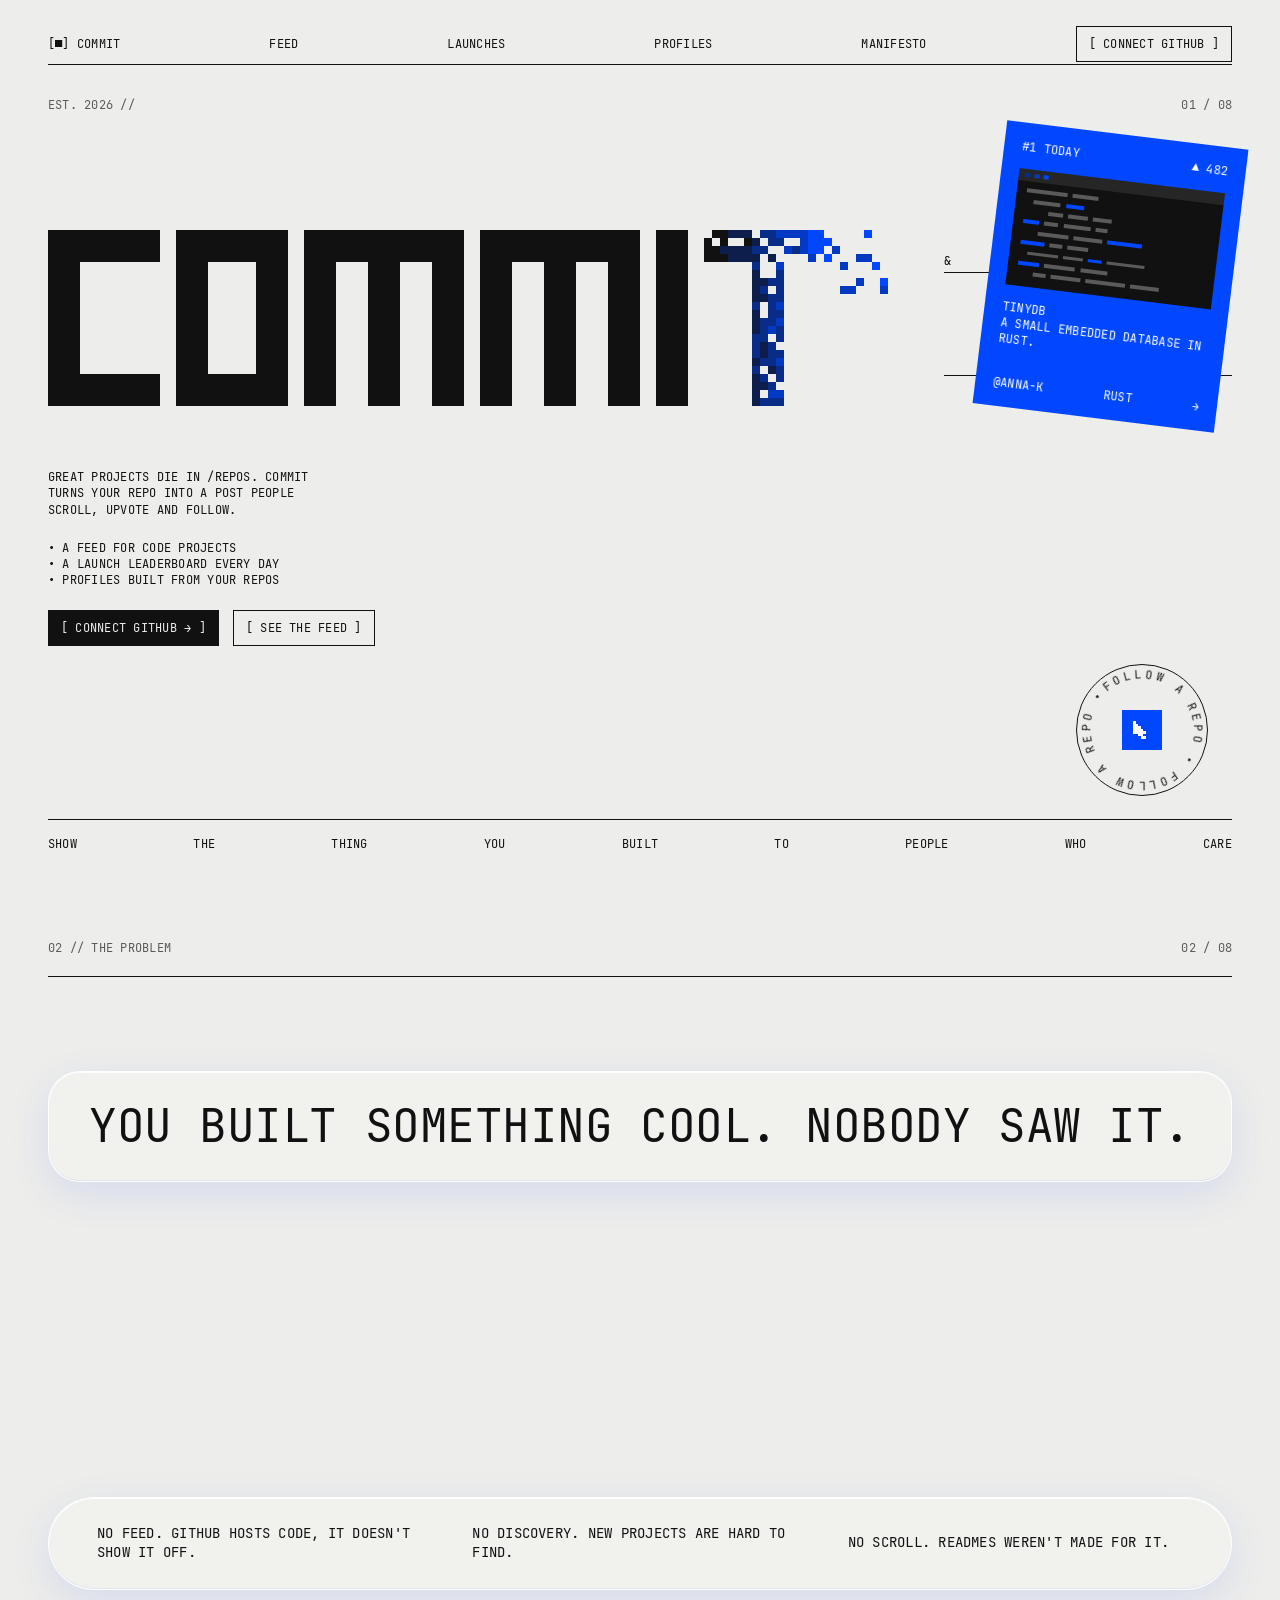
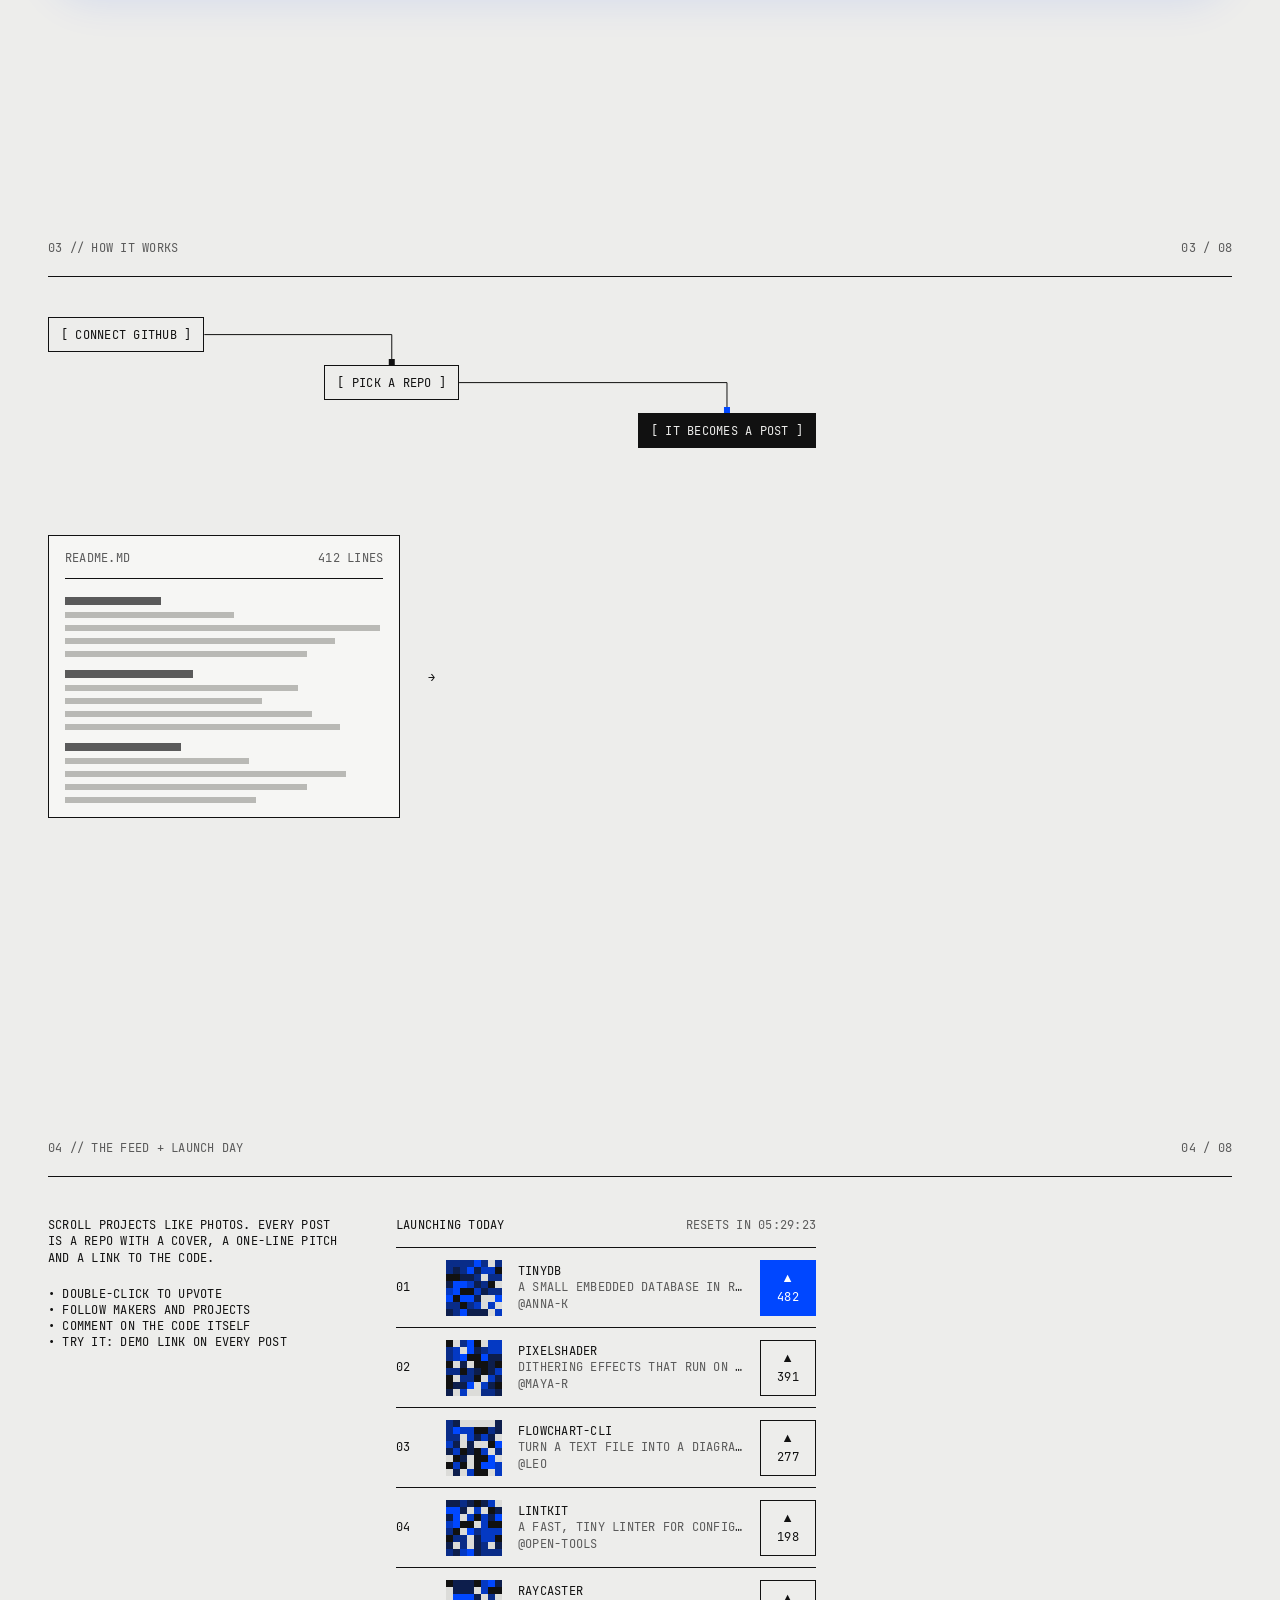
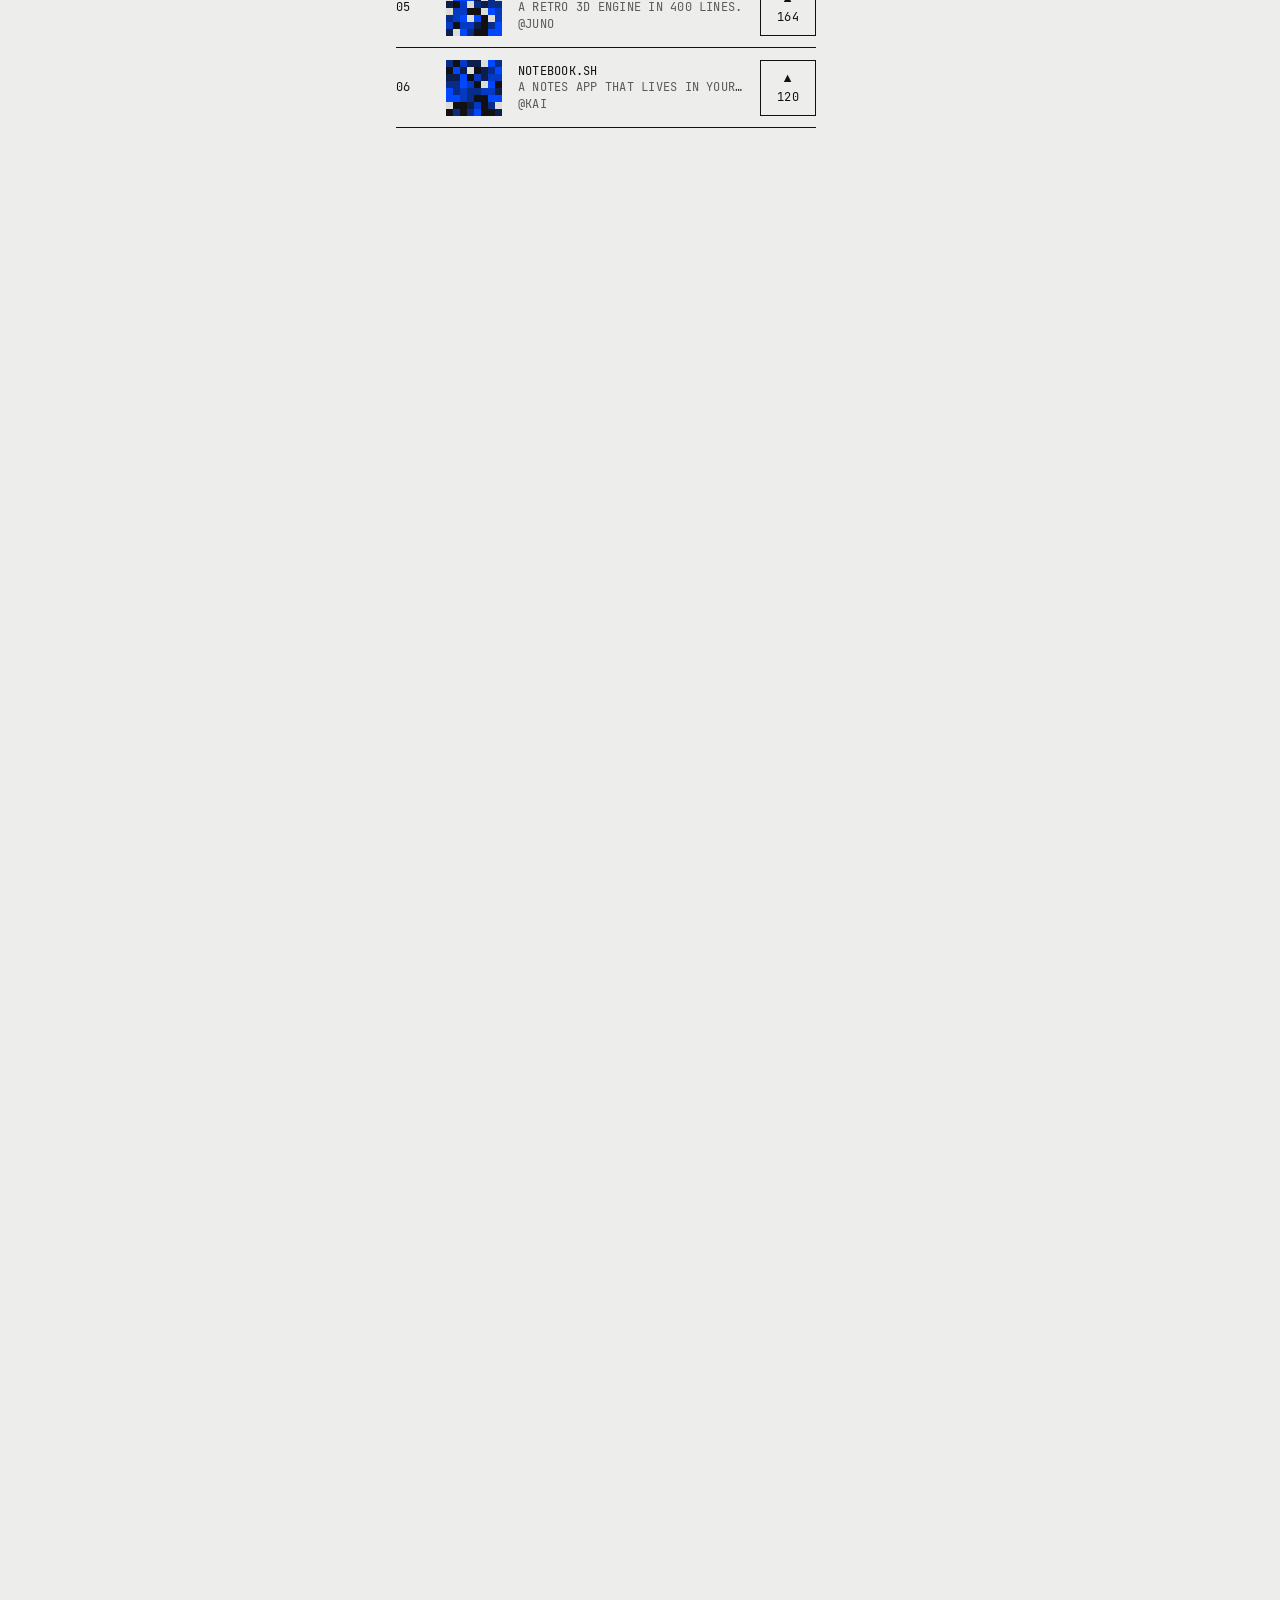
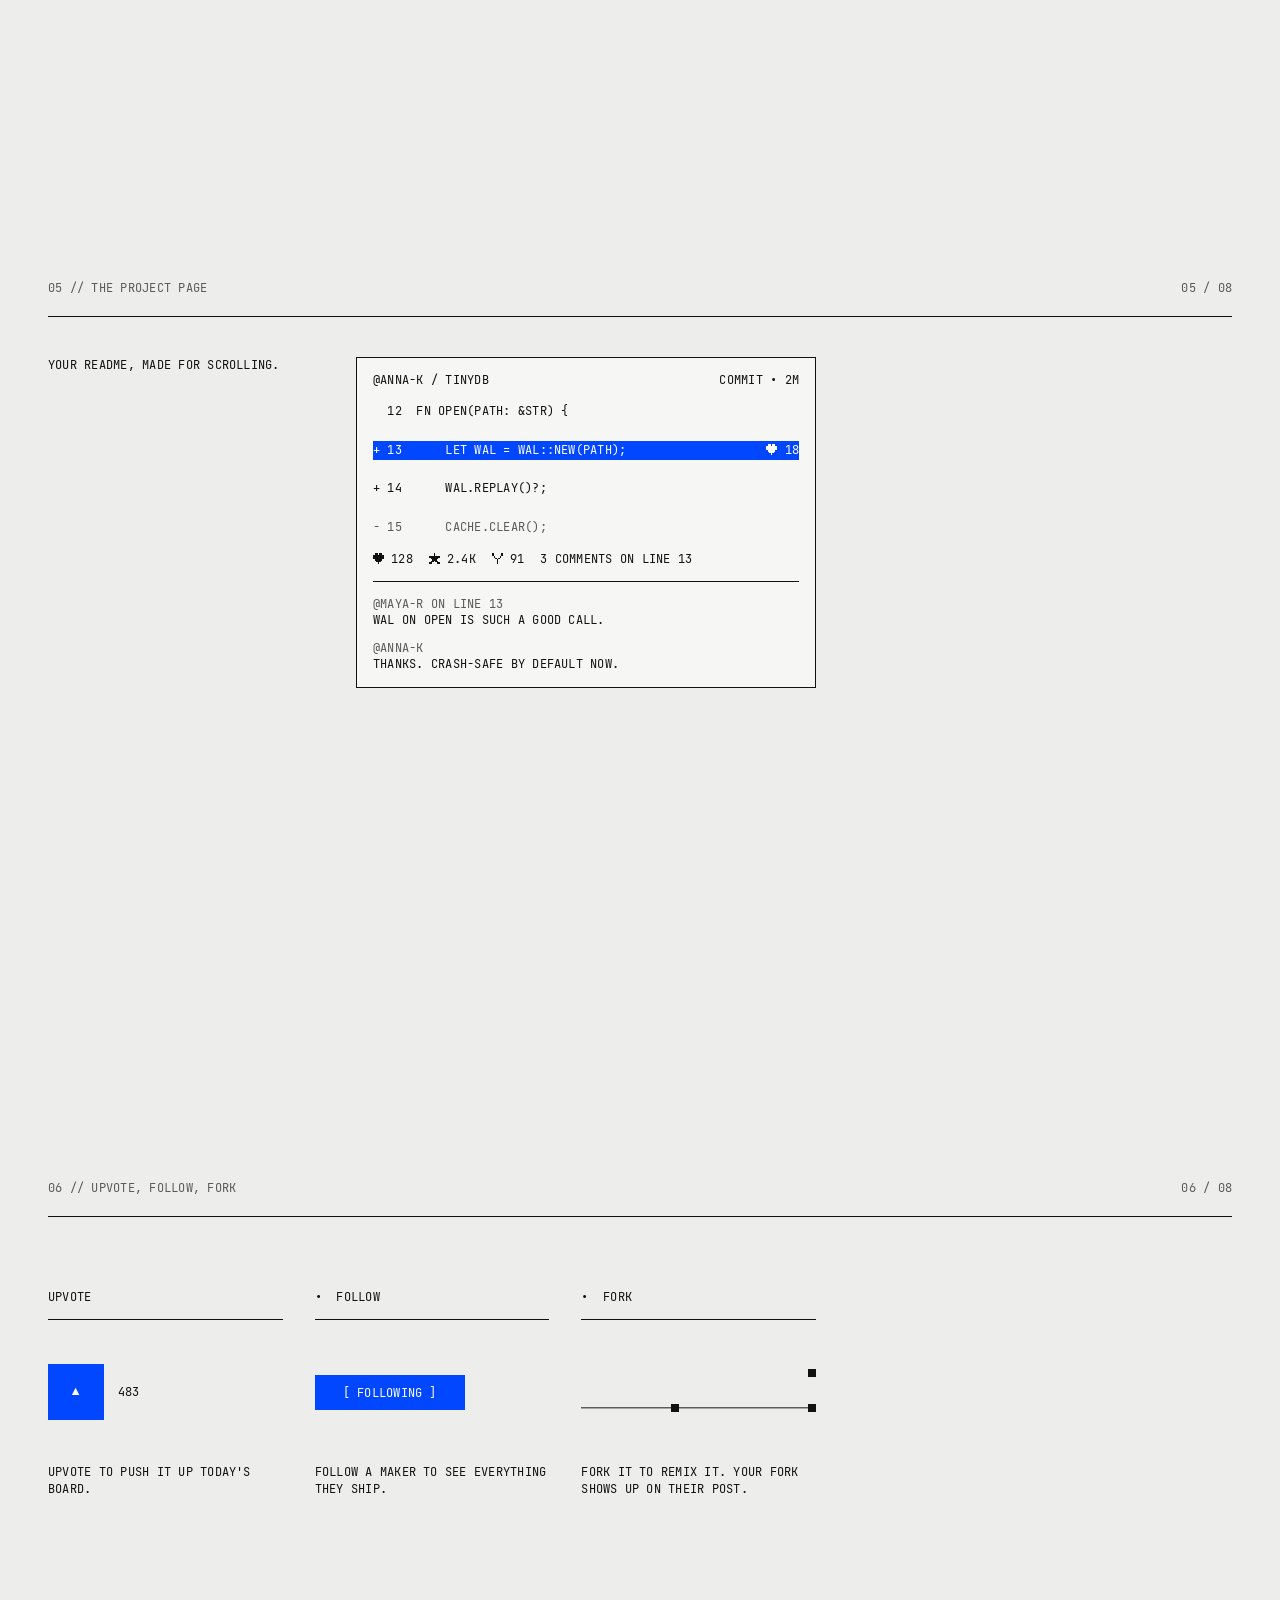
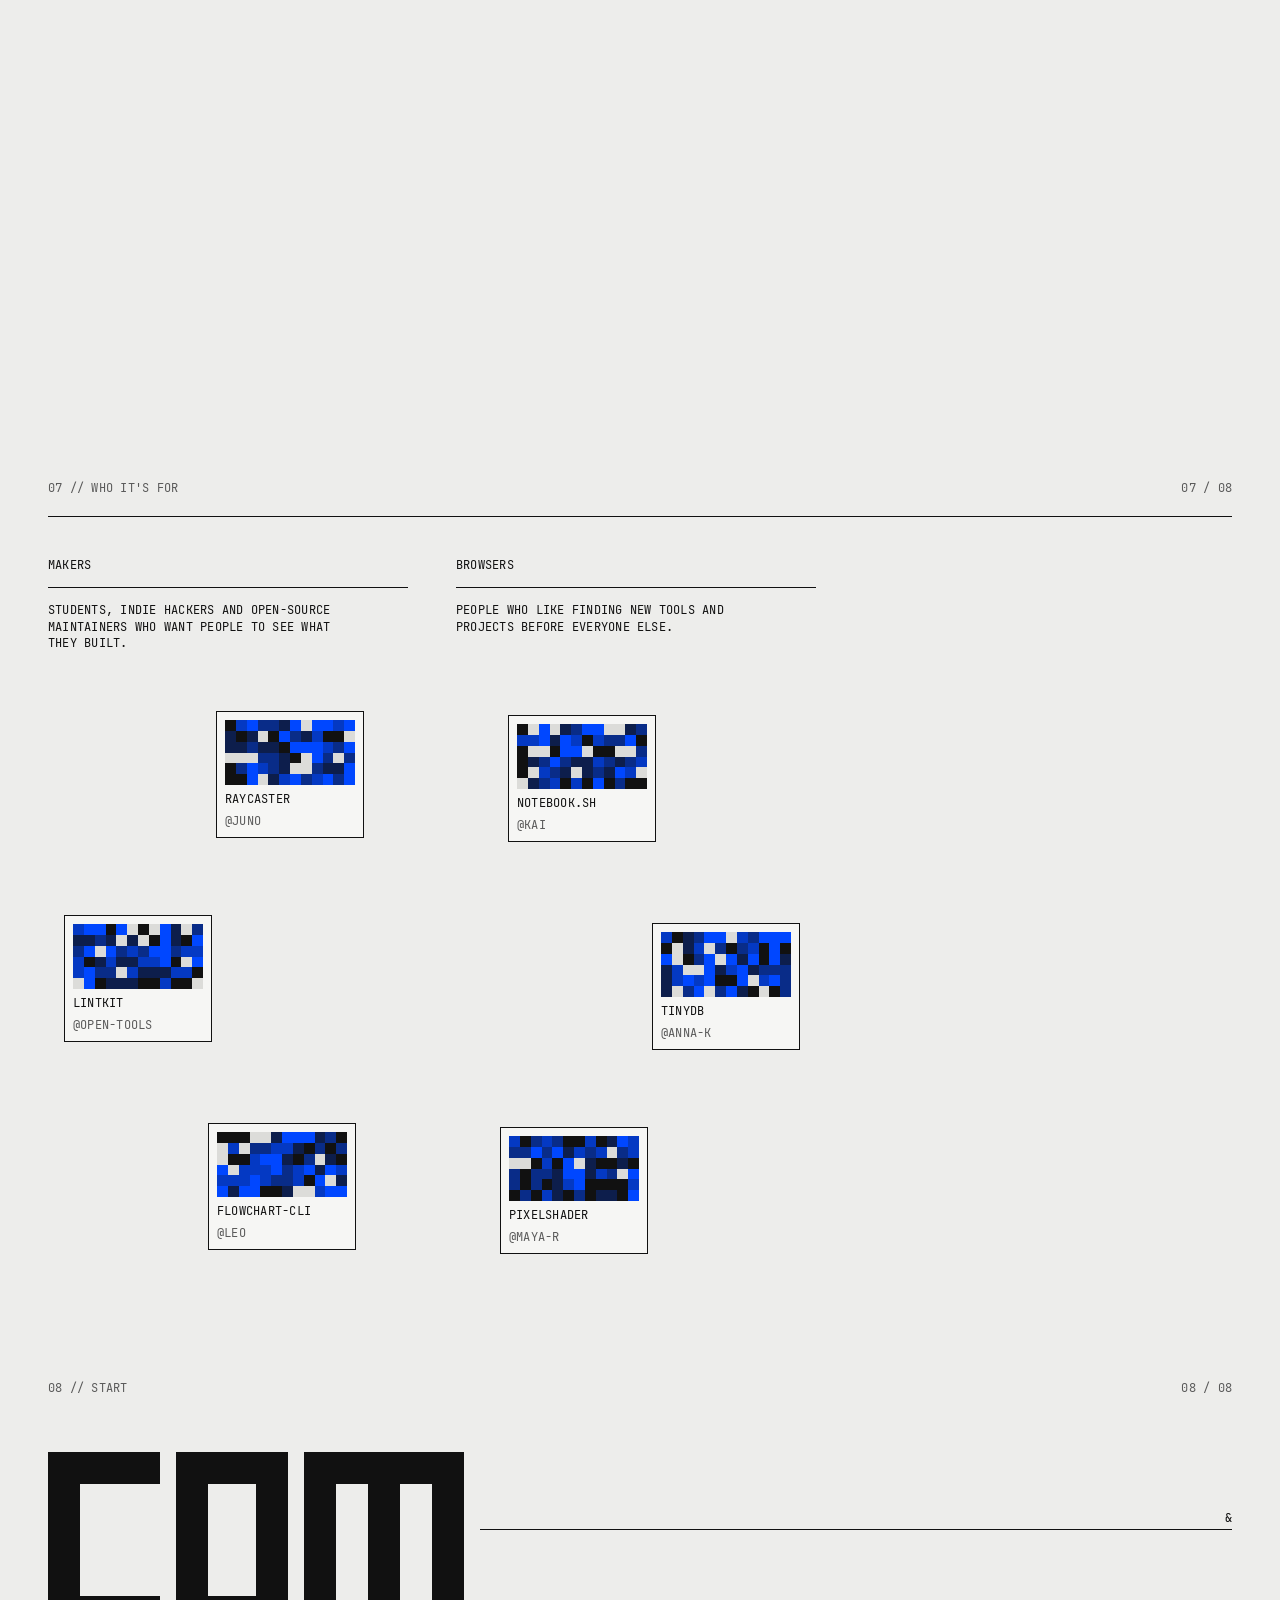
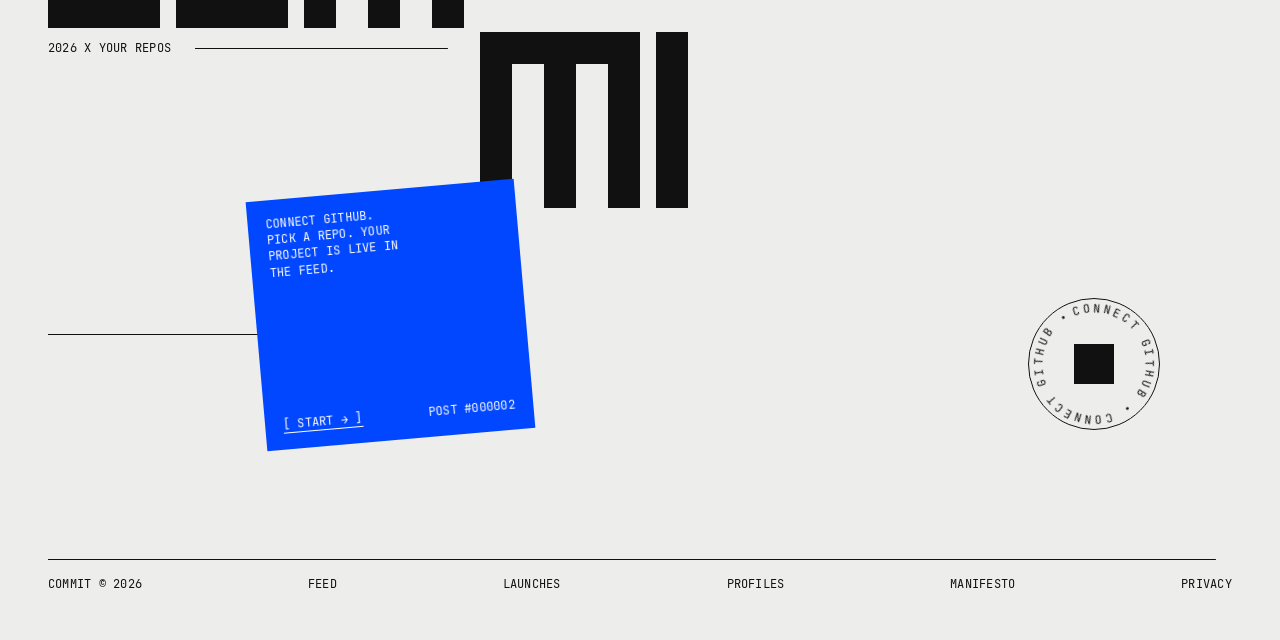
<file: commit/index.html>
<!doctype html>
<html lang="en">
<head>
  <meta charset="utf-8" />
  <meta name="viewport" content="width=device-width, initial-scale=1" />
  <title>COMMIT · Show the thing you built</title>
  <meta name="description" content="COMMIT turns your GitHub repo into a post people scroll, upvote and follow. A feed for code projects, a launch leaderboard every day, and profiles built from your repos." />
  <meta name="theme-color" content="#EDEDEB" />
  <script>document.documentElement.classList.add('js')</script>
  <link rel="preload" href="assets/fonts/JetBrainsMonoNL-Regular.woff2" as="font" type="font/woff2" crossorigin />
  <link rel="stylesheet" href="styles.css" />
</head>
<body>
  <a class="skip" href="#s2">Skip to content</a>

  <!-- The big animation: pixels that fall out of the T, build the phone, and fly home -->
  <canvas class="fx" aria-hidden="true"></canvas>

  <main>
    <!-- 01 HERO -->
    <section class="sec sec--hero" id="s1" data-n="01" aria-label="COMMIT">
      <nav class="nav" aria-label="Main">
        <a class="nav__logo" href="#s1"><span class="logo-sq" aria-hidden="true">[■]</span> COMMIT</a>
        <a class="nav__link" href="#s4">FEED</a>
        <a class="nav__link" href="#s4">LAUNCHES</a>
        <a class="nav__link" href="#s7">PROFILES</a>
        <a class="nav__link" href="#s2">MANIFESTO</a>
        <a class="btn btn--line nav__cta" href="#s8">[ CONNECT GITHUB ]</a>
        <button class="btn btn--line nav__menu" type="button" aria-expanded="false" aria-controls="menu">[ MENU ]</button>
      </nav>
      <div class="hair hair--nav" aria-hidden="true"></div>
      <div class="meta">
        <p class="kicker" data-decode>EST. 2026 //</p>
        <p class="counter">01 / 08</p>
      </div>

      <div class="hero__stage">
        <div class="wm wm--hero" id="wmHero" role="img" aria-label="COMMIT"></div>
        <div class="hero__link" aria-hidden="true"><span class="hair hair--x"></span><span class="amp">&amp;</span><span class="hair hair--x hair--low"></span></div>
        <article class="card card--blue card--hero" aria-label="Number one project today">
          <div class="card__row"><span>#1 TODAY</span><span>▲ 482</span></div>
          <div class="cover cover--code" data-code="7"></div>
          <p>TINYDB<br />A SMALL EMBEDDED DATABASE IN RUST.</p>
          <div class="card__row card__row--end"><span>@ANNA-K</span><span>RUST</span><span>→</span></div>
        </article>
      </div>

      <div class="hero__copy">
        <p class="block">GREAT PROJECTS DIE IN /REPOS. COMMIT TURNS YOUR REPO INTO A POST PEOPLE SCROLL, UPVOTE AND FOLLOW.</p>
        <ul class="list">
          <li>A FEED FOR CODE PROJECTS</li>
          <li>A LAUNCH LEADERBOARD EVERY DAY</li>
          <li>PROFILES BUILT FROM YOUR REPOS</li>
        </ul>
        <div class="actions">
          <a class="btn btn--fill" href="#s8">[ CONNECT GITHUB → ]</a>
          <a class="btn btn--line" href="#s4">[ SEE THE FEED ]</a>
        </div>
      </div>

      <a class="badge badge--hero" href="#s4" aria-label="Follow a repo">
        <svg class="badge__ring" viewBox="0 0 120 120" aria-hidden="true"><defs><path id="ringA" d="M60,60 m-47,0 a47,47 0 1,1 94,0 a47,47 0 1,1 -94,0" /></defs><text><textPath href="#ringA" textLength="290">FOLLOW A REPO • FOLLOW A REPO •</textPath></text></svg>
        <span class="badge__core badge__core--blue"><i data-ico="cursor"></i></span>
      </a>

      <div class="strip" aria-label="Show the thing you built to people who care">
        <div class="hair" aria-hidden="true"></div>
        <p class="strip__words"><span>SHOW</span><span>THE</span><span>THING</span><span>YOU</span><span>BUILT</span><span>TO</span><span>PEOPLE</span><span>WHO</span><span>CARE</span></p>
      </div>
    </section>

    <!-- 02 THE PROBLEM -->
    <section class="sec sec--problem" id="s2" data-n="02" aria-labelledby="k2">
      <div class="meta"><p class="kicker" id="k2" data-decode>02 // THE PROBLEM</p><p class="counter">02 / 08</p></div>
      <div class="hair" aria-hidden="true"></div>
      <div class="strip strip--top glass" aria-label="You built something cool. Nobody saw it.">
        <p class="strip__words"><span>YOU</span><span>BUILT</span><span>SOMETHING</span><span>COOL.</span><span>NOBODY</span><span>SAW</span><span>IT.</span></p>
        <div class="hair" aria-hidden="true"></div>
      </div>
      <div class="problems glass">
        <p class="block" data-decode>NO FEED. GITHUB HOSTS CODE, IT DOESN'T SHOW IT OFF.</p>
        <p class="block" data-decode>NO DISCOVERY. NEW PROJECTS ARE HARD TO FIND.</p>
        <p class="block" data-decode>NO SCROLL. READMES WEREN'T MADE FOR IT.</p>
      </div>
    </section>

    <!-- 03 HOW IT WORKS -->
    <section class="sec sec--how" id="s3" data-n="03" aria-labelledby="k3">
      <div class="meta"><p class="kicker" id="k3" data-decode>03 // HOW IT WORKS</p><p class="counter">03 / 08</p></div>
      <div class="hair" aria-hidden="true"></div>
      <div class="flow" aria-label="Connect GitHub, pick a repo, it becomes a post">
        <svg class="flow__lines" aria-hidden="true"></svg>
        <span class="flow__step btn btn--line">[ CONNECT GITHUB ]</span>
        <span class="flow__step btn btn--line">[ PICK A REPO ]</span>
        <span class="flow__step btn btn--fill">[ IT BECOMES A POST ]</span>
      </div>
      <div class="morph" aria-hidden="true">
        <div class="readme">
          <p class="readme__head"><span>README.MD</span><span>412 LINES</span></p>
          <div class="readme__body"></div>
        </div>
        <span class="morph__arrow">→</span>
        <article class="post post--morph">
          <div class="post__head"><span>@ANNA-K / TINYDB</span><span>NOW</span></div>
          <div class="cover cover--code" data-code="3"></div>
          <p>TINYDB<br /><span class="dim">A SMALL EMBEDDED DATABASE IN RUST.</span></p>
          <p class="dim">RUST • DATABASE • OPEN SOURCE</p>
          <div class="post__acts"><span class="chip">▲ 1</span><span><i data-ico="star"></i> 0</span><span>[ TRY IT ]</span></div>
        </article>
      </div>
      <div class="phone-slot" data-screen="feed"></div>
    </section>

    <!-- 04 THE FEED + LAUNCH DAY (sticky) -->
    <section class="sec sec--feed" id="s4" data-n="04" aria-labelledby="k4">
      <div class="sticky">
        <div class="meta"><p class="kicker" id="k4" data-decode>04 // THE FEED + LAUNCH DAY</p><p class="counter">04 / 08</p></div>
        <div class="hair" aria-hidden="true"></div>
        <div class="feed__grid">
          <div class="feed__copy">
            <p class="block">SCROLL PROJECTS LIKE PHOTOS. EVERY POST IS A REPO WITH A COVER, A ONE-LINE PITCH AND A LINK TO THE CODE.</p>
            <ul class="list">
              <li>DOUBLE-CLICK TO UPVOTE</li>
              <li>FOLLOW MAKERS AND PROJECTS</li>
              <li>COMMENT ON THE CODE ITSELF</li>
              <li>TRY IT: DEMO LINK ON EVERY POST</li>
            </ul>
          </div>
          <div class="board" aria-label="Launching today">
            <div class="board__head"><span>LAUNCHING TODAY</span><span class="dim">RESETS IN <span class="countdown">06:12:40</span></span></div>
            <ol class="board__list"></ol>
          </div>
        </div>
        <div class="phone-slot" data-screen="feed"></div>
      </div>
    </section>

    <!-- 05 THE PROJECT PAGE -->
    <section class="sec sec--project" id="s5" data-n="05" aria-labelledby="k5">
      <div class="meta"><p class="kicker" id="k5" data-decode>05 // THE PROJECT PAGE</p><p class="counter">05 / 08</p></div>
      <div class="hair" aria-hidden="true"></div>
      <div class="project__grid">
        <p class="block">YOUR README, MADE FOR SCROLLING.</p>
        <article class="diff" aria-label="A comment pinned to line 13 of the code">
          <div class="post__head"><span>@ANNA-K / TINYDB</span><span>COMMIT • 2M</span></div>
          <pre class="diff__code"><span class="ln">  12  FN OPEN(PATH: &amp;STR) {</span>
<span class="ln ln--hit">+ 13      LET WAL = WAL::NEW(PATH);<span class="react"><i data-ico="heart"></i> 18</span></span>
<span class="ln">+ 14      WAL.REPLAY()?;</span>
<span class="ln ln--del">- 15      CACHE.CLEAR();</span></pre>
          <div class="post__acts"><span><i data-ico="heart"></i> 128</span><span><i data-ico="star"></i> 2.4K</span><span><i data-ico="fork"></i> 91</span><span>3 COMMENTS ON LINE 13</span></div>
          <div class="thread">
            <p><span class="dim">@MAYA-R ON LINE 13</span><br />WAL ON OPEN IS SUCH A GOOD CALL.</p>
            <p><span class="dim">@ANNA-K</span><br />THANKS. CRASH-SAFE BY DEFAULT NOW.</p>
          </div>
        </article>
      </div>
      <div class="phone-slot" data-screen="project"></div>
    </section>

    <!-- 06 UPVOTE, FOLLOW, FORK -->
    <section class="sec sec--acts" id="s6" data-n="06" aria-labelledby="k6">
      <div class="meta"><p class="kicker" id="k6" data-decode>06 // UPVOTE, FOLLOW, FORK</p><p class="counter">06 / 08</p></div>
      <div class="hair" aria-hidden="true"></div>
      <div class="acts">
        <div class="act">
          <p class="act__word">UPVOTE</p>
          <div class="act__fx"><button class="stamp" type="button" aria-label="Upvote"><span class="stamp__box">▲</span><span class="stamp__n">482</span></button></div>
          <p class="block">UPVOTE TO PUSH IT UP TODAY'S BOARD.</p>
        </div>
        <div class="act">
          <p class="act__word">•&nbsp;&nbsp;FOLLOW</p>
          <div class="act__fx"><button class="follow btn btn--fill" type="button" aria-pressed="false"><span class="follow__label">[ FOLLOW ]</span></button></div>
          <p class="block">FOLLOW A MAKER TO SEE EVERYTHING THEY SHIP.</p>
        </div>
        <div class="act">
          <p class="act__word">•&nbsp;&nbsp;FORK</p>
          <div class="act__fx"><svg class="forkline" viewBox="0 0 240 72" aria-hidden="true"><path class="forkline__main" d="M0 52 H240" /><path class="forkline__branch" d="M96 52 H132 V16 H240" /><rect class="forkline__dot" x="92" y="48" width="8" height="8" /><rect class="forkline__dot" x="232" y="12" width="8" height="8" /><rect class="forkline__dot" x="232" y="48" width="8" height="8" /></svg></div>
          <p class="block">FORK IT TO REMIX IT. YOUR FORK SHOWS UP ON THEIR POST.</p>
        </div>
      </div>
      <div class="phone-slot" data-screen="follow"></div>
    </section>

    <!-- 07 WHO IT'S FOR -->
    <section class="sec sec--who" id="s7" data-n="07" aria-labelledby="k7">
      <div class="meta"><p class="kicker" id="k7" data-decode>07 // WHO IT'S FOR</p><p class="counter">07 / 08</p></div>
      <div class="hair" aria-hidden="true"></div>
      <div class="who">
        <div class="who__col"><p>MAKERS</p><p class="block">STUDENTS, INDIE HACKERS AND OPEN-SOURCE MAINTAINERS WHO WANT PEOPLE TO SEE WHAT THEY BUILT.</p></div>
        <div class="who__col"><p>BROWSERS</p><p class="block">PEOPLE WHO LIKE FINDING NEW TOOLS AND PROJECTS BEFORE EVERYONE ELSE.</p></div>
      </div>
      <div class="orbit" aria-hidden="true"></div>
      <div class="phone-slot" data-screen="profile"></div>
    </section>

    <!-- 08 START -->
    <section class="sec sec--start" id="s8" data-n="08" aria-labelledby="k8">
      <div class="meta"><p class="kicker" id="k8" data-decode>08 // START</p><p class="counter">08 / 08</p></div>
      <div class="final" role="img" aria-label="COMMIT">
        <div class="final__row final__row--a"><div class="wm wm--com" id="wmCom"></div><span class="hair hair--x final__line final__line--a"></span><span class="amp final__amp">&amp;</span></div>
        <p class="final__meta"><span>2026 X YOUR REPOS</span><span class="hair hair--x final__line final__line--b"></span></p>
        <div class="final__row final__row--b"><div class="wm wm--mit" id="wmMit"></div></div>
      </div>
      <span class="hair hair--x final__line final__line--c" aria-hidden="true"></span>
      <article class="card card--blue card--start">
        <p>CONNECT GITHUB. PICK A REPO. YOUR PROJECT IS LIVE IN THE FEED.</p>
        <div class="card__row card__row--end"><a class="card__btn" href="#s1">[ START → ]</a><span>POST #000002</span></div>
      </article>
      <a class="badge badge--start" href="#s1" aria-label="Connect GitHub">
        <svg class="badge__ring" viewBox="0 0 120 120" aria-hidden="true"><defs><path id="ringB" d="M60,60 m-47,0 a47,47 0 1,1 94,0 a47,47 0 1,1 -94,0" /></defs><text><textPath href="#ringB" textLength="290">CONNECT GITHUB • CONNECT GITHUB •</textPath></text></svg>
        <span class="badge__core"></span>
      </a>
      <footer class="strip strip--foot">
        <div class="hair" aria-hidden="true"></div>
        <p class="strip__words"><span>COMMIT © 2026</span><a href="#s4">FEED</a><a href="#s4">LAUNCHES</a><a href="#s7">PROFILES</a><a href="#s2">MANIFESTO</a><a href="#s8">PRIVACY</a></p>
      </footer>
    </section>
  </main>

  <!-- The phone that follows the page (desktop) -->
  <div class="phone" aria-hidden="true">
    <div class="phone__screen"></div>
    <span class="phone__marker"></span>
  </div>

  <!-- Mobile menu, in the blue -->
  <div class="menu" id="menu" hidden>
    <button class="menu__close" type="button">[ CLOSE ]</button>
    <nav class="menu__list" aria-label="Menu">
      <a href="#s1">HOME</a><a href="#s4">FEED</a><a href="#s4">LAUNCHES</a><a href="#s7">PROFILES</a><a href="#s2">MANIFESTO</a><a href="#s8">CONNECT GITHUB</a>
    </nav>
  </div>

  <div class="trail" aria-hidden="true"></div>

  <script src="assets/vendor/gsap.min.js" defer></script>
  <script src="assets/vendor/ScrollTrigger.min.js" defer></script>
  <script src="assets/vendor/lenis.min.js" defer></script>
  <script src="main.js" defer></script>
</body>
</html>
</file>
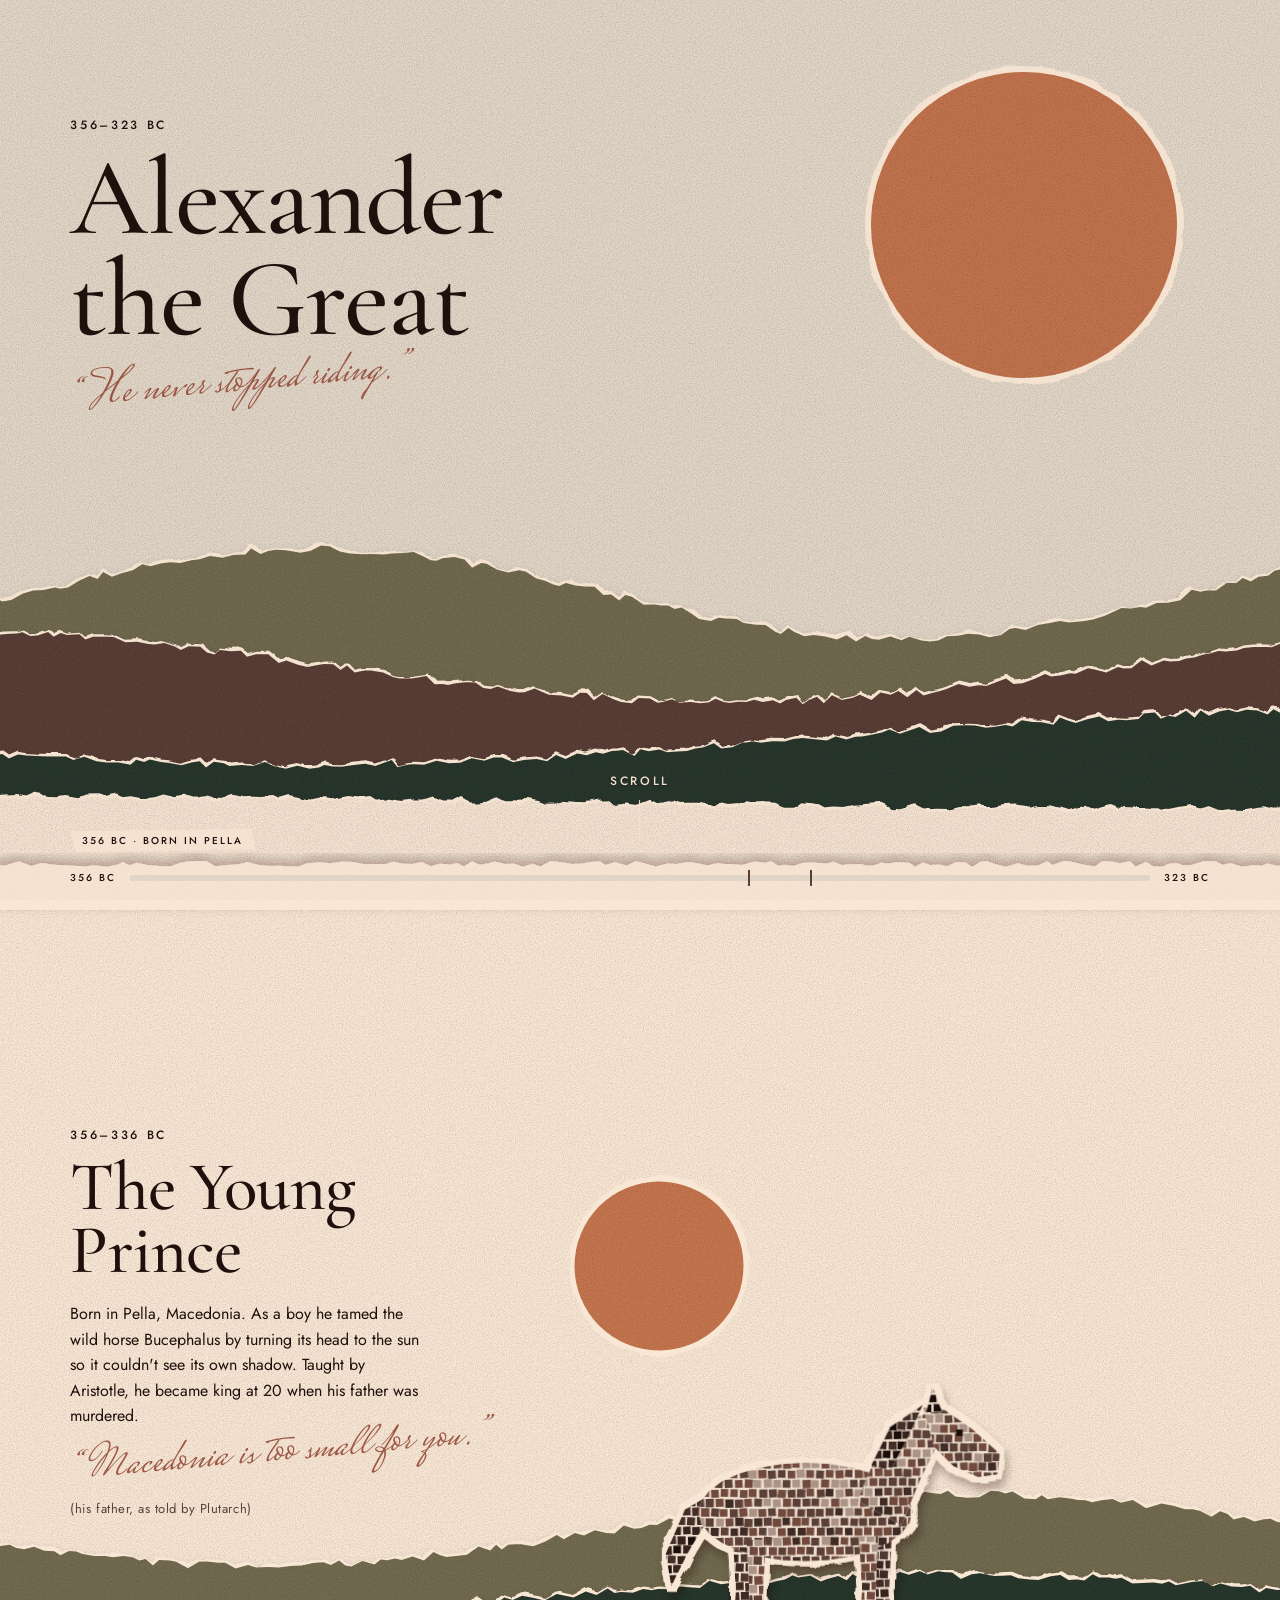
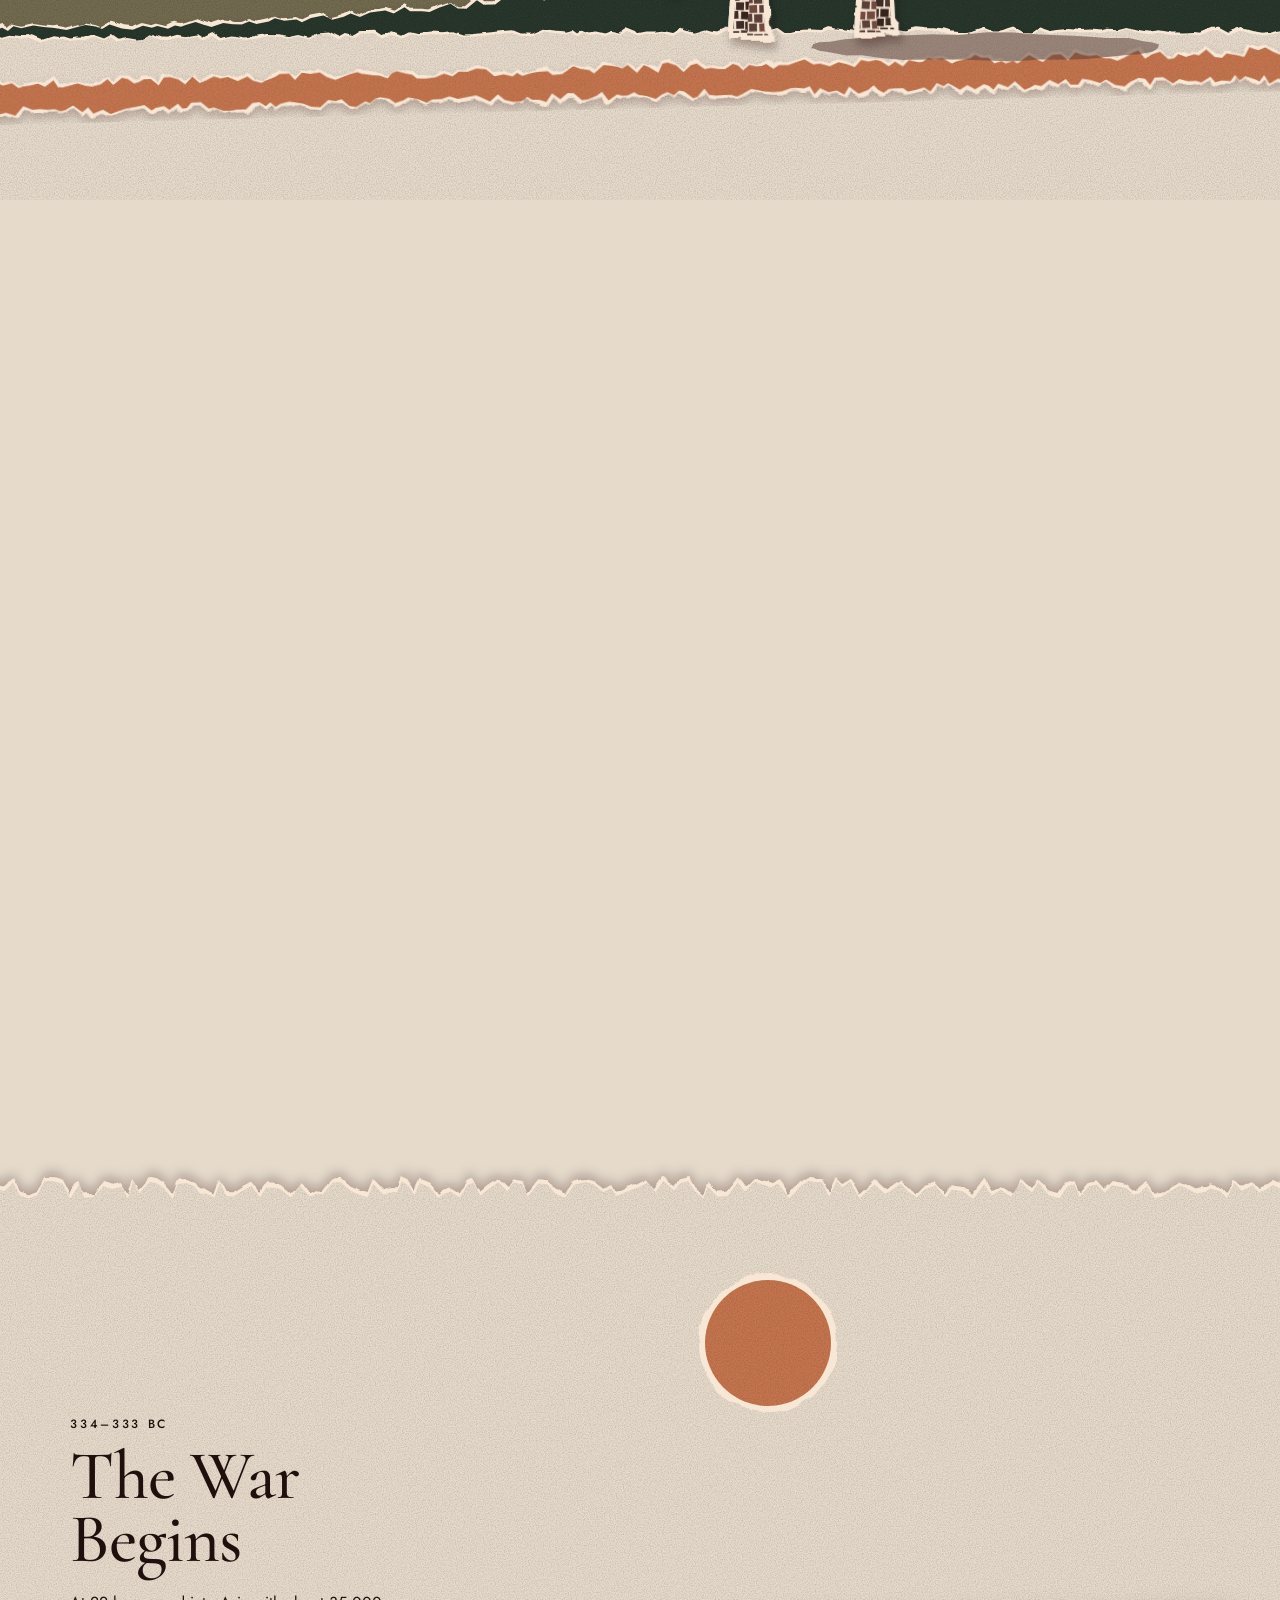
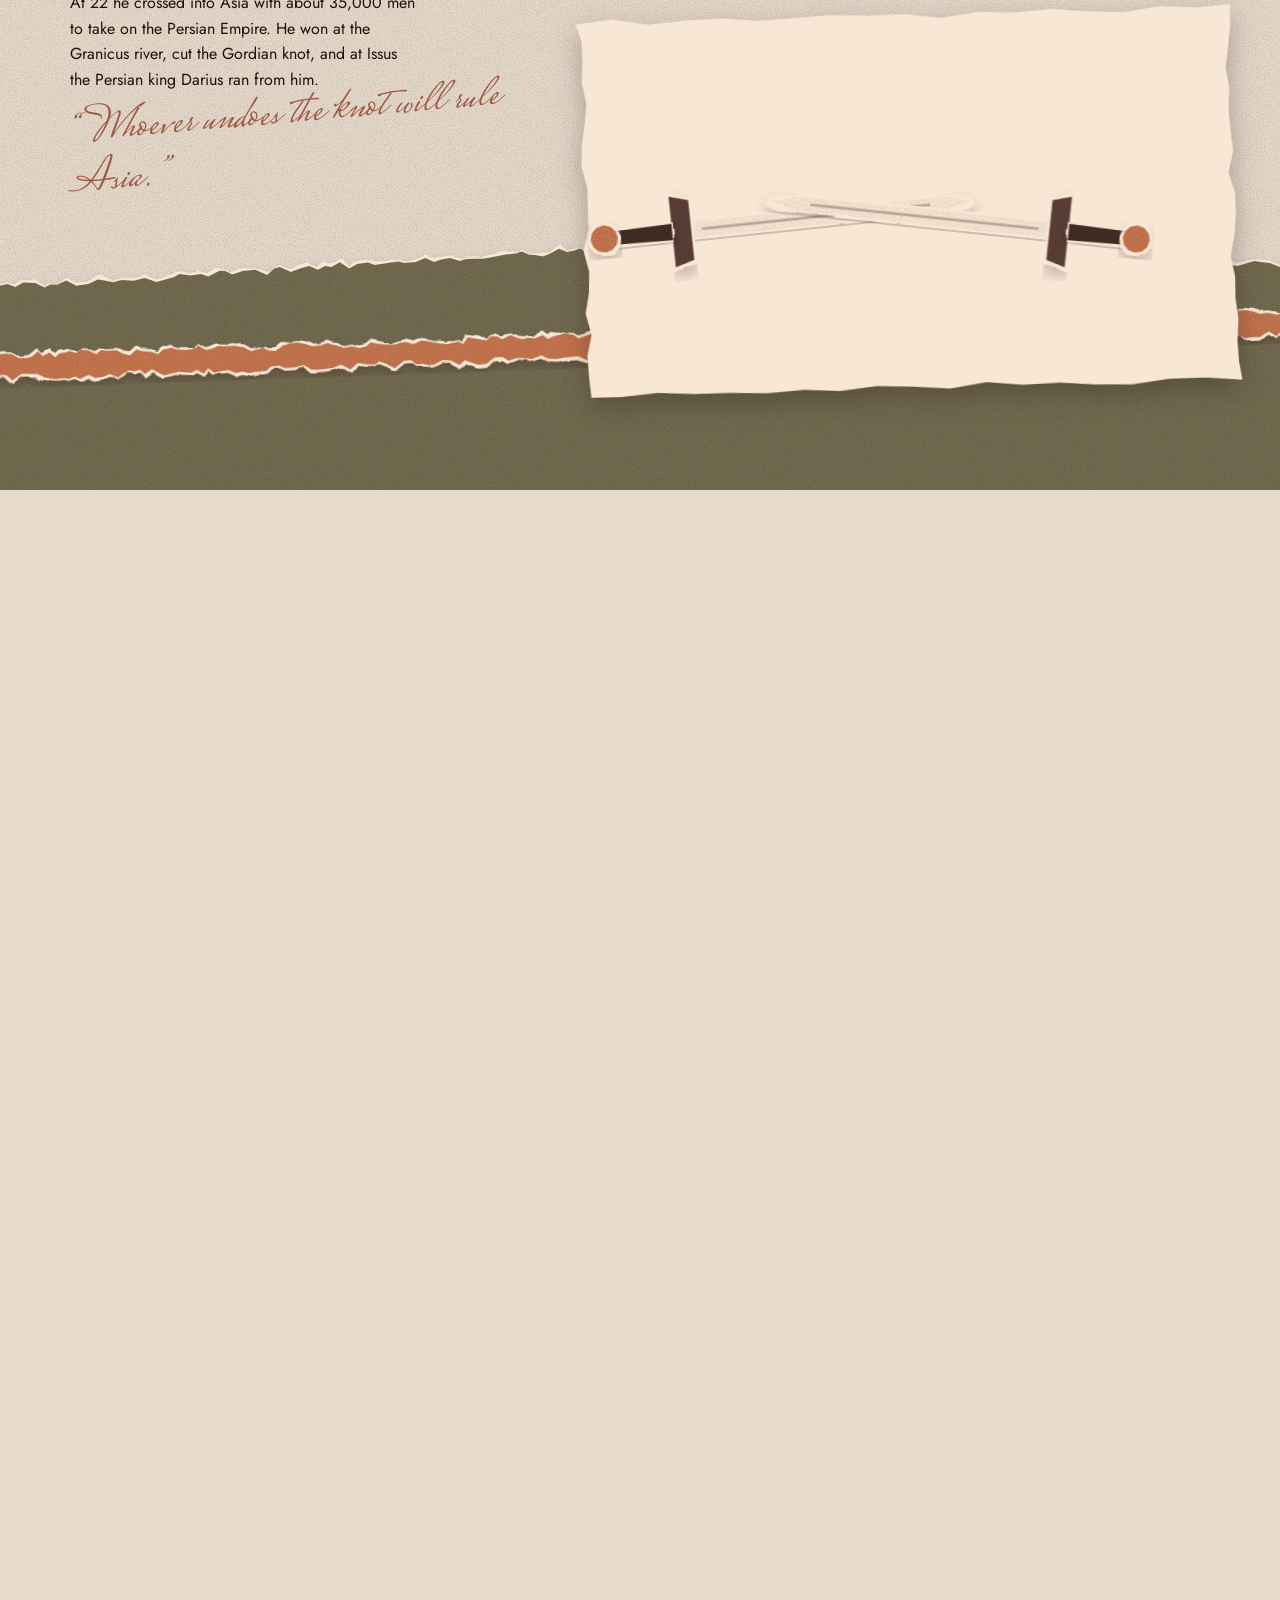
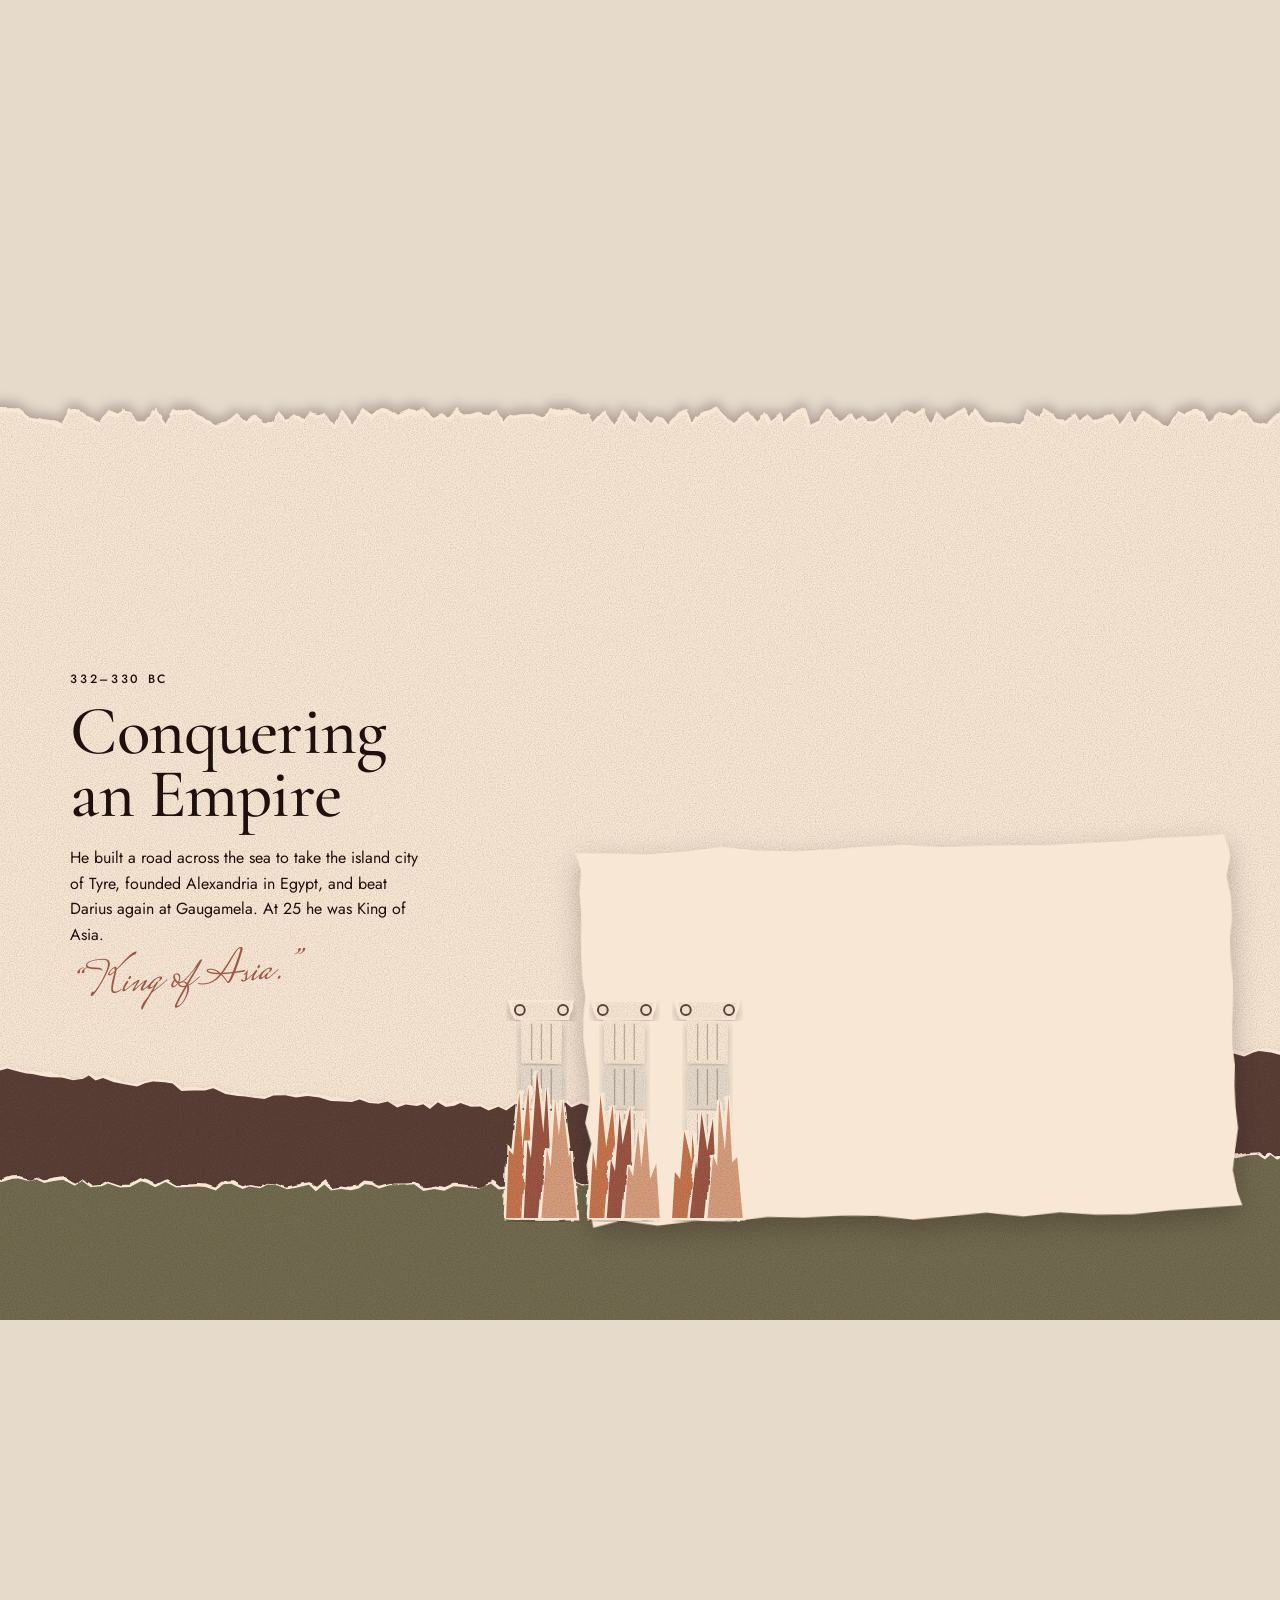
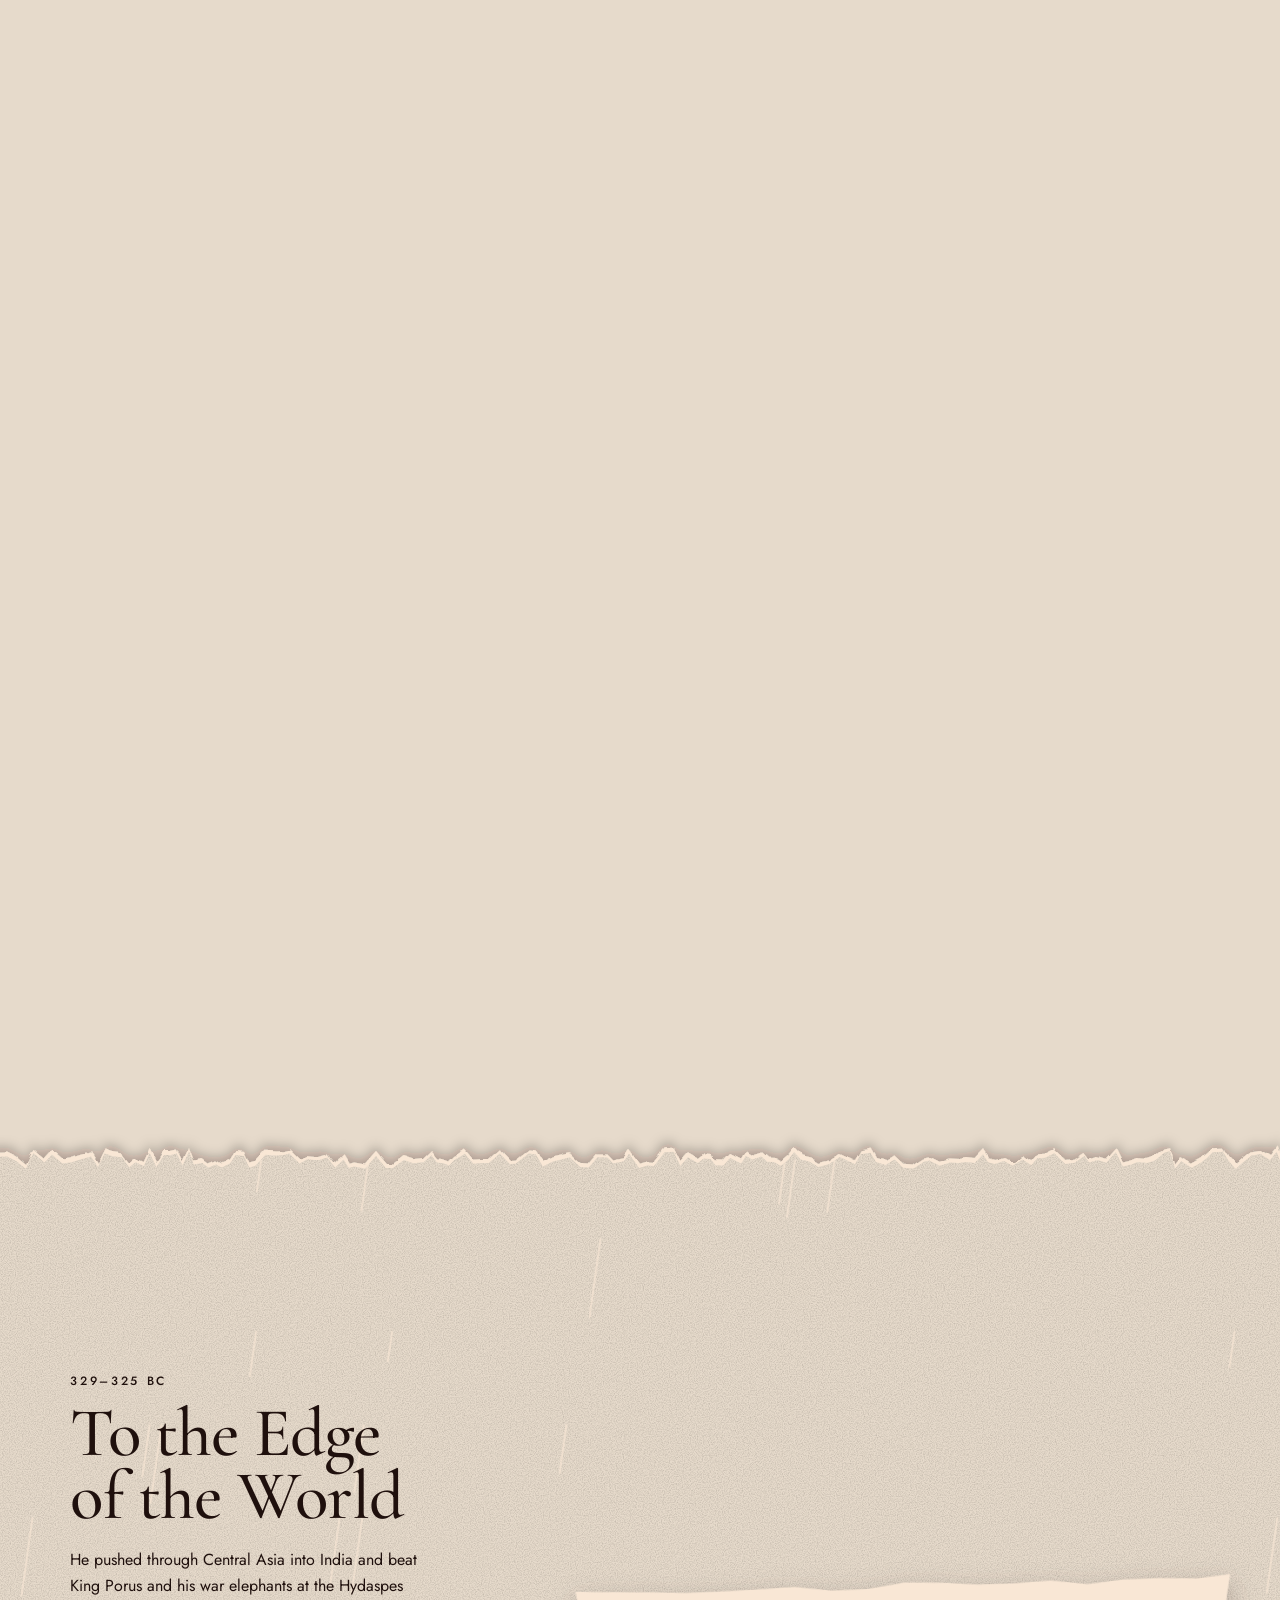
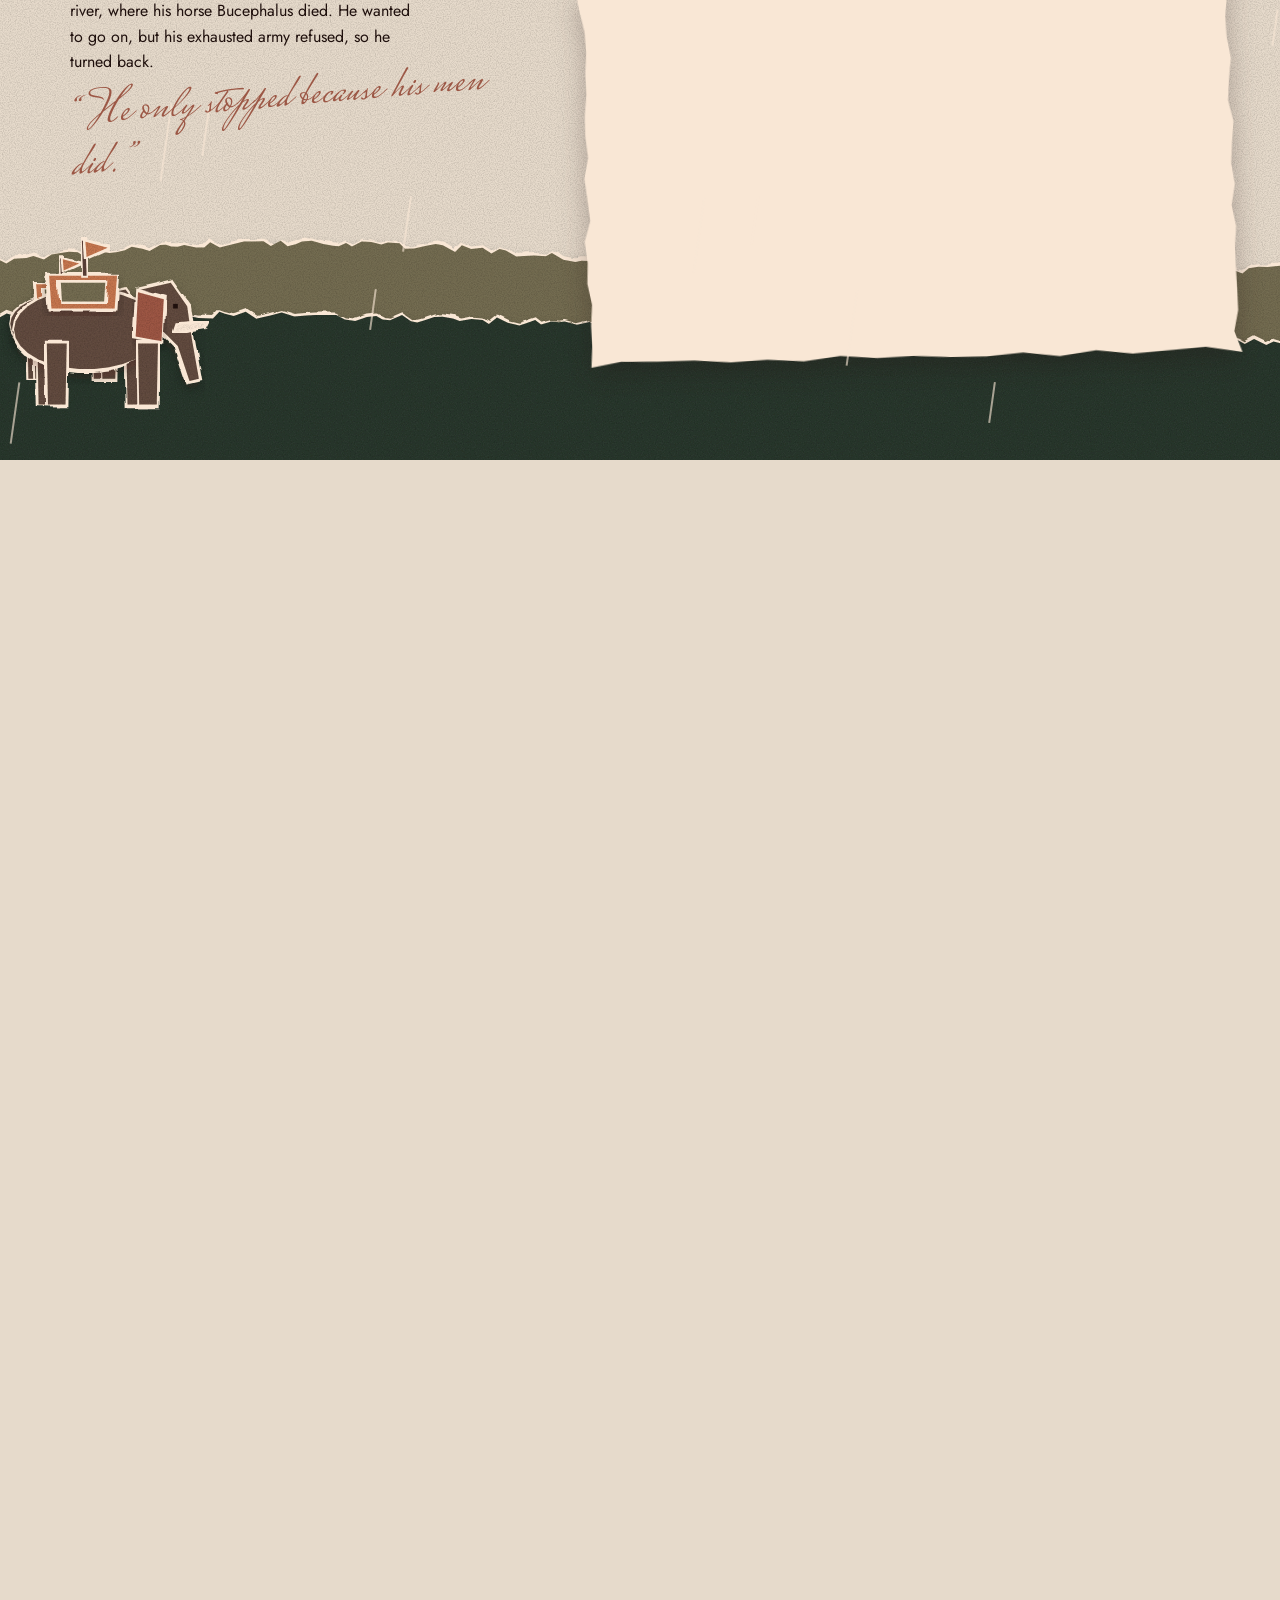
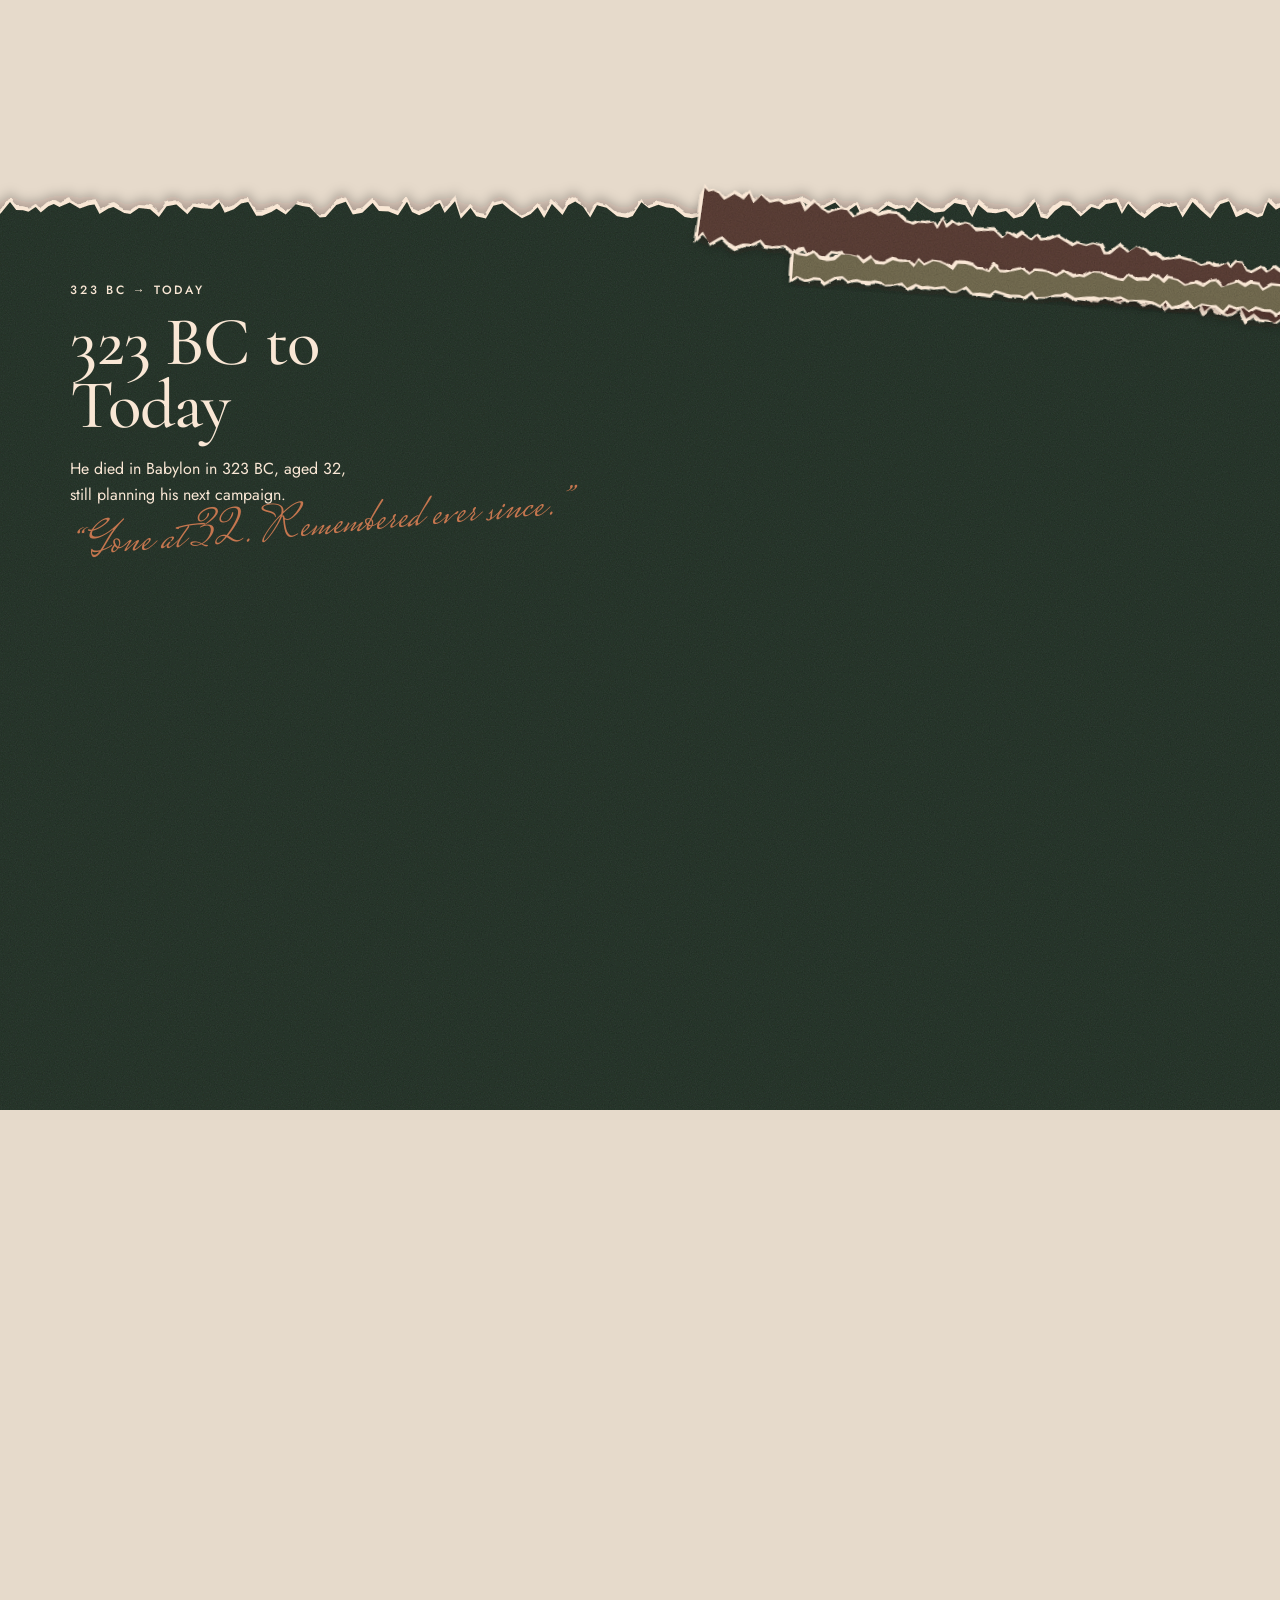
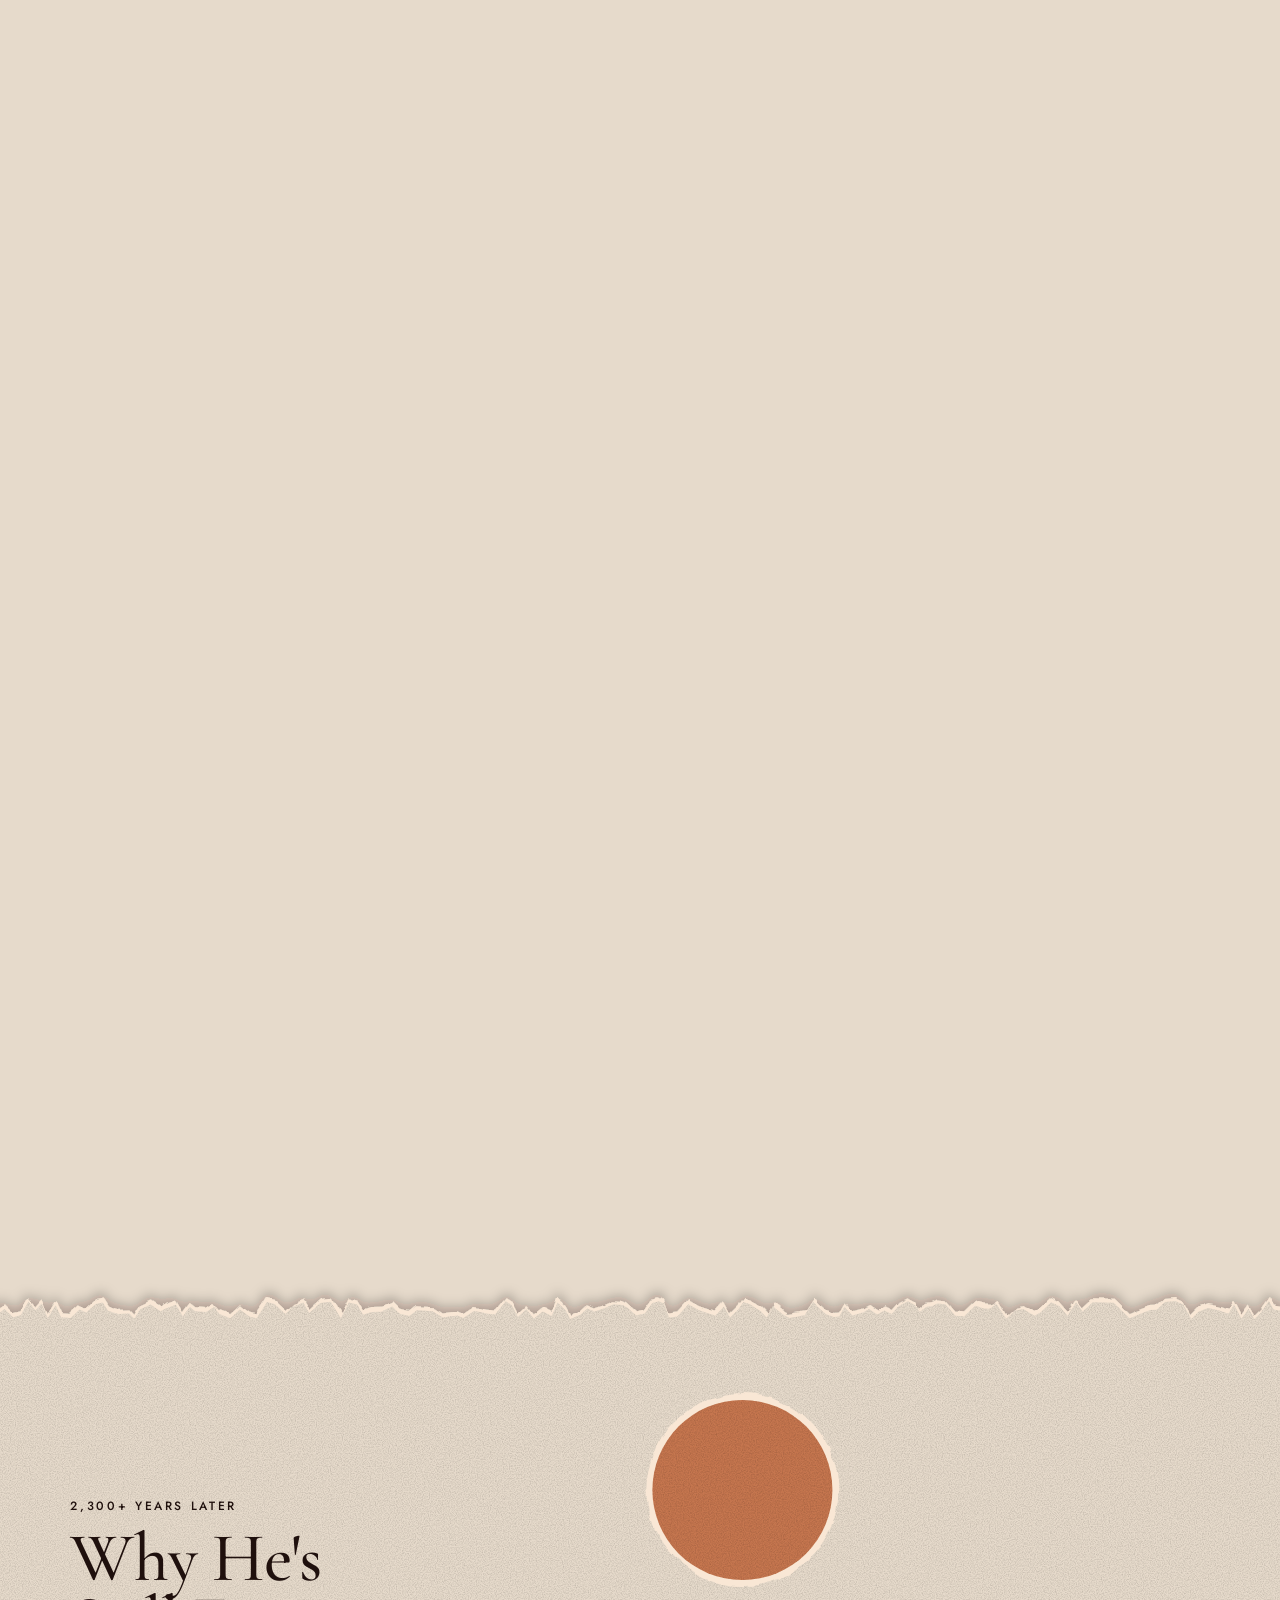
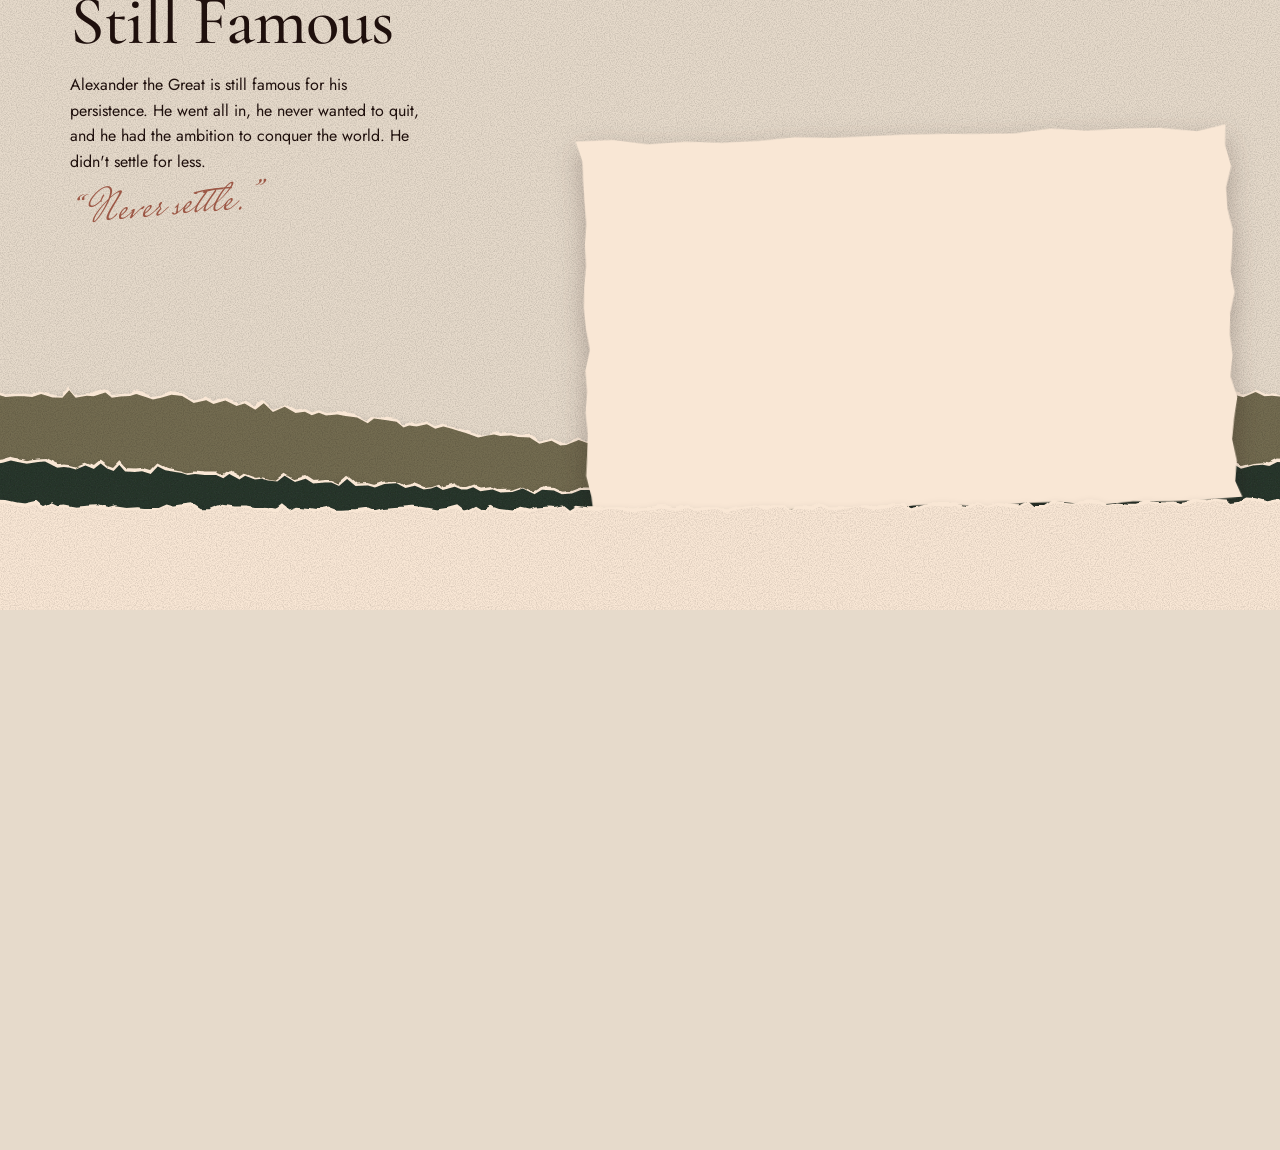
<file: long-ride-east/index.html>
<!doctype html>
<html lang="en">
<head>
  <meta charset="utf-8" />
  <meta name="viewport" content="width=device-width, initial-scale=1" />
  <title>The Long Ride East · Alexander the Great</title>
  <meta name="description" content="A seven-screen paper-collage story of Alexander the Great: how one young Macedonian king turned Greece into an empire stretching to India." />
  <meta name="theme-color" content="#E6DACB" />
  <script>document.documentElement.classList.add('js')</script>
  <link rel="preload" href="assets/fonts/cormorant-garamond-latin-500-normal.woff2" as="font" type="font/woff2" crossorigin />
  <link rel="stylesheet" href="assets/fonts/fonts.css" />
  <link rel="stylesheet" href="styles.css" />
</head>
<body>
  <a class="skip" href="#s2">Skip to the story</a>

  <!-- Shared paper filters -->
  <svg class="defs" width="0" height="0" aria-hidden="true" focusable="false">
    <defs>
      <filter id="shadow" x="-10%" y="-10%" width="120%" height="130%">
        <feDropShadow dx="0" dy="5" stdDeviation="5" flood-color="#1F100D" flood-opacity=".24" />
      </filter>
      <filter id="shadowUp" x="-5%" y="-15%" width="110%" height="130%">
        <feDropShadow dx="0" dy="-5" stdDeviation="6" flood-color="#1F100D" flood-opacity=".28" />
      </filter>
      <filter id="grain" x="0" y="0" width="100%" height="100%">
        <feTurbulence type="fractalNoise" baseFrequency="0.85" numOctaves="2" seed="9" result="n" />
        <feColorMatrix in="n" type="matrix" values="0 0 0 0 0  0 0 0 0 0  0 0 0 0 0  0.55 0 0 0 -0.2" result="speck" />
        <feComposite in="speck" in2="SourceGraphic" operator="in" result="speckIn" />
        <feMerge><feMergeNode in="SourceGraphic" /><feMergeNode in="speckIn" /></feMerge>
      </filter>
      <filter id="rough">
        <feTurbulence type="fractalNoise" baseFrequency="0.045" numOctaves="3" seed="4" result="t" />
        <feDisplacementMap in="SourceGraphic" in2="t" scale="7" xChannelSelector="R" yChannelSelector="G" />
      </filter>
      <filter id="cutout" x="-15%" y="-15%" width="130%" height="130%">
        <feMorphology in="SourceAlpha" operator="dilate" radius="4" result="fat" />
        <feTurbulence type="fractalNoise" baseFrequency="0.08" numOctaves="2" seed="2" result="t" />
        <feDisplacementMap in="fat" in2="t" scale="5" result="roughFat" />
        <feFlood flood-color="#F9E7D5" />
        <feComposite in2="roughFat" operator="in" result="border" />
        <feDropShadow in="border" dx="2" dy="5" stdDeviation="3" flood-color="#1F100D" flood-opacity=".3" result="borderShadow" />
        <feMerge><feMergeNode in="borderShadow" /><feMergeNode in="SourceGraphic" /></feMerge>
      </filter>
    </defs>
  </svg>

  <main id="story">
    <!-- 1 · THE RIDER -->
    <div class="stage" id="s1" style="--hold:0; z-index:1">
      <section class="panel panel--hero" aria-labelledby="h1">
        <svg class="base" aria-hidden="true"></svg>
        <div class="clip" data-clip="1"><video muted loop playsinline preload="none" aria-hidden="true" data-src="https://d2ol7oe51mr4n9.cloudfront.net/user_38RfhGrFWe0TNVNCsp1Pnsu6Xk4/06bb5482-61dc-4b9a-8955-4f0f4228fae7.mp4" poster="https://d2ol7oe51mr4n9.cloudfront.net/user_38RfhGrFWe0TNVNCsp1Pnsu6Xk4/fcfd2dbb-9fd0-4e8d-b223-d138ce336188.webp"></video></div>
        <svg class="scene" aria-hidden="true"></svg>
        <div class="figure figure--rider" id="rider" role="img" aria-label="Alexander on horseback as a mosaic cut-out, galloping with his sword"></div>
        <header class="panel__text">
          <p class="label">356–323 BC</p>
          <h1 class="heading" id="h1">Alexander the Great</h1>
          <p class="script">“He never stopped riding.”</p>
        </header>
        <a class="scroll-cue label" href="#s2"><span>Scroll</span><i aria-hidden="true"></i></a>
      </section>
    </div>

    <!-- 2 · THE YOUNG PRINCE -->
    <div class="stage" id="s2" style="--hold:110; z-index:2">
      <section class="panel" aria-labelledby="h2">
        <svg class="base" aria-hidden="true"></svg>
        <svg class="scene" aria-hidden="true"></svg>
        <div class="figure figure--horse" id="horse" role="img" aria-label="Bucephalus as a mosaic cut-out, rearing and then calming as he faces the sun"></div>
        <div class="panel__text">
          <p class="label">356–336 BC</p>
          <h2 class="heading" id="h2">The Young Prince</h2>
          <p class="copy">Born in Pella, Macedonia. As a boy he tamed the wild horse Bucephalus by turning its head to the sun so it couldn't see its own shadow. Taught by Aristotle, he became king at 20 when his father was murdered.</p>
          <p class="script">“Macedonia is too small for you.”</p>
          <p class="attribution">(his father, as told by Plutarch)</p>
        </div>
      </section>
    </div>

    <!-- 3 · THE WAR BEGINS -->
    <div class="stage" id="s3" style="--hold:170; z-index:3">
      <section class="panel" aria-labelledby="h3">
        <svg class="base" aria-hidden="true"></svg>
        <div class="clip" data-clip="3"><video muted loop playsinline preload="none" aria-hidden="true" data-src="https://d2ol7oe51mr4n9.cloudfront.net/user_38RfhGrFWe0TNVNCsp1Pnsu6Xk4/11197db9-f017-4d3e-87c5-1a93b16029cd.mp4" poster="https://d2ol7oe51mr4n9.cloudfront.net/user_38RfhGrFWe0TNVNCsp1Pnsu6Xk4/d3854468-cae5-4a33-8c48-701184e70b00.webp"></video></div>
        <svg class="scene" aria-hidden="true"></svg>
        <div class="panel__text">
          <p class="label">334–333 BC</p>
          <h2 class="heading" id="h3">The War Begins</h2>
          <p class="copy">At 22 he crossed into Asia with about 35,000 men to take on the Persian Empire. He won at the Granicus river, cut the Gordian knot, and at Issus the Persian king Darius ran from him.</p>
          <p class="script">“Whoever undoes the knot will rule Asia.”</p>
        </div>
      </section>
    </div>

    <!-- 4 · CONQUERING AN EMPIRE -->
    <div class="stage" id="s4" style="--hold:160; z-index:4">
      <section class="panel" aria-labelledby="h4">
        <svg class="base" aria-hidden="true"></svg>
        <div class="clip" data-clip="4"><video muted loop playsinline preload="none" aria-hidden="true" data-src="https://d2ol7oe51mr4n9.cloudfront.net/user_38RfhGrFWe0TNVNCsp1Pnsu6Xk4/0f4cb48c-7a60-40be-89bd-d48b61a6af71.mp4" poster="https://d2ol7oe51mr4n9.cloudfront.net/user_38RfhGrFWe0TNVNCsp1Pnsu6Xk4/f18d2400-a315-4150-81c9-bda41a1d18c5.webp"></video></div>
        <svg class="scene" aria-hidden="true"></svg>
        <div class="panel__text">
          <p class="label">332–330 BC</p>
          <h2 class="heading" id="h4">Conquering an Empire</h2>
          <p class="copy">He built a road across the sea to take the island city of Tyre, founded Alexandria in Egypt, and beat Darius again at Gaugamela. At 25 he was King of Asia.</p>
          <p class="script">“King of Asia.”</p>
        </div>
      </section>
    </div>

    <!-- 5 · TO THE EDGE OF THE WORLD -->
    <div class="stage" id="s5" style="--hold:150; z-index:5">
      <section class="panel" aria-labelledby="h5">
        <svg class="base" aria-hidden="true"></svg>
        <div class="clip" data-clip="5"><video muted loop playsinline preload="none" aria-hidden="true" data-src="https://d2ol7oe51mr4n9.cloudfront.net/user_38RfhGrFWe0TNVNCsp1Pnsu6Xk4/efb418d1-10ef-49c4-9219-fd9eab5c1ee1.mp4" poster="https://d2ol7oe51mr4n9.cloudfront.net/user_38RfhGrFWe0TNVNCsp1Pnsu6Xk4/de76d64c-f986-4de8-bc28-be7615338f1d.webp"></video></div>
        <svg class="scene" aria-hidden="true"></svg>
        <div class="panel__text">
          <p class="label">329–325 BC</p>
          <h2 class="heading" id="h5">To the Edge of the World</h2>
          <p class="copy">He pushed through Central Asia into India and beat King Porus and his war elephants at the Hydaspes river, where his horse Bucephalus died. He wanted to go on, but his exhausted army refused, so he turned back.</p>
          <p class="script">“He only stopped because his men did.”</p>
        </div>
      </section>
    </div>

    <!-- 6 · 323 BC TO TODAY -->
    <div class="stage" id="s6" style="--hold:200; z-index:6">
      <section class="panel panel--dark" aria-labelledby="h6">
        <svg class="base" aria-hidden="true"></svg>
        <svg class="scene" aria-hidden="true"></svg>
        <div class="panel__text">
          <p class="label">323 BC → Today</p>
          <h2 class="heading" id="h6">323 BC to Today</h2>
          <p class="copy">He died in Babylon in 323 BC, aged 32, still planning his next campaign.</p>
          <p class="script">“Gone at 32. Remembered ever since.”</p>
        </div>
      </section>
    </div>

    <!-- 7 · WHY HE'S STILL FAMOUS -->
    <div class="stage stage--last" id="s7" style="--hold:60; z-index:7">
      <section class="panel" aria-labelledby="h7">
        <svg class="base" aria-hidden="true"></svg>
        <div class="clip" data-clip="7"><video muted loop playsinline preload="none" aria-hidden="true" data-src="https://d2ol7oe51mr4n9.cloudfront.net/user_38RfhGrFWe0TNVNCsp1Pnsu6Xk4/a4b378e4-16a5-450b-b17e-39fd0597593f.mp4" poster="https://d2ol7oe51mr4n9.cloudfront.net/user_38RfhGrFWe0TNVNCsp1Pnsu6Xk4/73e97d86-4c31-4300-ac6e-2c853a212ddd.webp"></video></div>
        <svg class="scene" aria-hidden="true"></svg>
        <div class="figure figure--rider" id="rider2" aria-hidden="true"></div>
        <div class="panel__text">
          <p class="label">2,300+ years later</p>
          <h2 class="heading" id="h7">Why He's Still Famous</h2>
          <p class="copy">Alexander the Great is still famous for his persistence. He went all in, he never wanted to quit, and he had the ambition to conquer the world. He didn't settle for less.</p>
          <p class="script">“Never settle.”</p>
        </div>
        <div class="closing"><p>Alexander III of Macedon · 356–323 BC</p></div>
      </section>
    </div>
  </main>

  <!-- The map: fixed, tears in at the end of section 3 -->
  <aside class="map" aria-label="Map of Alexander's route from Pella to India and back to Babylon (approximate)">
    <div class="map__paper">
      <p class="map__title">His route · borders approximate</p>
      <svg class="map__svg" role="img" aria-label="Torn-paper map: a terracotta line runs from Pella through Asia Minor, Egypt, Persia and Central Asia to the Indus, then back to Babylon"></svg>
      <div class="map__legend"></div>
    </div>
  </aside>

  <!-- Slim timeline bar -->
  <div class="timebar" aria-hidden="true">
    <svg class="timebar__paper"></svg>
    <span class="timebar__end timebar__end--l">356 BC</span>
    <div class="timebar__track"><div class="timebar__fill"></div></div>
    <span class="timebar__end timebar__end--r">323 BC</span>
    <span class="timebar__chip">356 BC · Born in Pella</span>
  </div>

  <!-- Timeline takeover (section 6) -->
  <div class="timebig" aria-hidden="true">
    <svg class="timebig__paper"></svg>
    <div class="timebig__head">
      <p class="timebig__year">323 BC</p>
      <p class="timebig__label label">Dies in Babylon, aged 32</p>
    </div>
    <div class="timebig__track"><div class="timebig__fill"></div><div class="timebig__marks"></div></div>
    <span class="timebig__stamp label">Today</span>
  </div>

  <script src="assets/vendor/gsap.min.js" defer></script>
  <script src="assets/vendor/ScrollTrigger.min.js" defer></script>
  <script src="assets/vendor/lenis.min.js" defer></script>
  <script src="main.js" defer></script>
</body>
</html>
</file>
<file: commit/styles.css>
/* COMMIT · one mono at one size, one block-built wordmark, one blue.
   Ramp (#111 → blue in five steps) is used wherever pixels appear. */
@font-face {
  font-family: 'JetBrains Mono NL'; font-style: normal; font-weight: 400; font-display: swap;
  src: url('assets/fonts/JetBrainsMonoNL-Regular.woff2') format('woff2');
}
:root {
  --bg: #EDEDEB; --card: #F6F6F4; --ink: #111111; --grey: #5A5A5A; --empty: #DCDCD9;
  --r1: #111111; --r2: #0D1E4C; --r3: #092C88; --r4: #0439C3; --blue: #0047FF;
  --on-blue: #FFFFFF; --on-blue-dim: rgba(255, 255, 255, .62);
  --m: 48px;              /* page margin */
  --fs: 12px;             /* the one text size */
  --b: 19px;              /* wordmark block, set by main.js */
  --pw: 330px; --ph: 660px; --pb: 9px;   /* phone width, height, pixel frame, set by main.js */
}
*, *::before, *::after { box-sizing: border-box; margin: 0; padding: 0; }
html { background: var(--bg); overflow-x: clip; -webkit-text-size-adjust: 100%; }
body {
  background: var(--bg); color: var(--ink); overflow-x: clip;
  font: 400 var(--fs)/1.35 'JetBrains Mono NL', 'JetBrains Mono', 'Space Mono', ui-monospace, monospace;
  letter-spacing: .02em; text-transform: uppercase; font-variant-ligatures: none;
  -webkit-font-smoothing: antialiased;
}
a { color: inherit; text-decoration: none; }
button { font: inherit; letter-spacing: inherit; text-transform: inherit; color: inherit; background: none; border: 0; cursor: pointer; }
ul, ol { list-style: none; }
:focus-visible { outline: 2px solid var(--blue); outline-offset: 3px; }
.skip { position: fixed; left: 12px; top: -60px; z-index: 200; background: var(--ink); color: var(--bg); padding: 9px 12px; }
.skip:focus { top: 12px; }
.dim { color: var(--grey); }

/* ── primitives ───────────────────────────── */
.hair { display: block; height: 1px; background: var(--ink); transform-origin: 0 50%; }
.block { max-width: 300px; }
.list li::before { content: "• "; }
.btn { display: inline-block; padding: 9px 12px 8px; border: 1px solid var(--ink); white-space: nowrap; }
.btn--fill { background: var(--ink); color: var(--bg); }
.btn--line { background: transparent; }
.chip { background: var(--blue); color: var(--on-blue); padding: 3px 8px 2px; }
.ico { display: inline-block; width: .9em; height: .9em; vertical-align: -.08em; fill: currentColor; shape-rendering: crispEdges; }
.meta { display: flex; justify-content: space-between; gap: 24px; padding: 0 0 20px; }
.meta + .hair { margin-bottom: 40px; }
.counter { color: var(--grey); }
.kicker { color: var(--grey); }

/* label strip: one short sentence spread across the full width */
.strip { width: 100%; }
.strip__words { display: flex; justify-content: space-between; gap: 12px; flex-wrap: wrap; padding-top: 16px; }
.strip--top .strip__words { padding: 0 0 16px; }
.strip--top .hair { margin-bottom: 0; }

/* ── sections ─────────────────────────────── */
.sec { position: relative; min-height: 100vh; padding: 40px var(--m) 48px; }
.sec + .sec { border-top: 0; }

/* the fixed phone lane: content stays clear of the phone on desktop */
.has-phone :is(.flow, .morph, .feed__grid, .project__grid, .acts, .who, .orbit) { max-width: calc(100% - var(--pw) - 72px); }
.phone-slot { display: none; }

/* 01 hero */
.sec--hero { display: flex; flex-direction: column; padding-top: 24px; }
.nav { display: flex; align-items: center; justify-content: space-between; gap: 16px; min-height: 40px; }
.nav__menu { display: none; }
.hair--nav { margin: 0 0 32px; }
.sec--hero .meta { padding-bottom: 0; }
.hero__stage { position: relative; margin-top: clamp(48px, 13vh, 140px); }
.wm { display: block; line-height: 0; }
.wm svg { display: block; overflow: visible; shape-rendering: crispEdges; }
.wm rect { transform-box: fill-box; }
.hero__link { position: absolute; left: calc(var(--wmw, 900px) + var(--b) * 7); right: 0; top: 0; height: 100%; pointer-events: none; }
.hero__link .hair { position: absolute; left: 0; right: 0; top: 24%; }
.hero__link .hair--low { top: 82%; }
.hero__link .amp { position: absolute; left: 0; top: 24%; transform: translateY(-120%); }
.card { position: relative; padding: 16px 18px; }
.card--blue { background: var(--blue); color: var(--on-blue); }
.card__row { display: flex; justify-content: space-between; gap: 12px; }
.card__row--end { margin-top: 28px; }
.card p { margin-top: 14px; }
.card--hero { position: absolute; right: 0; top: calc(var(--b) * -6); width: clamp(220px, 19vw, 280px); transform: rotate(7deg); z-index: 3; }
.card--hero .cover { margin-top: 14px; }
.hero__copy { margin-top: clamp(40px, 7vh, 72px); display: grid; gap: 22px; justify-items: start; }
.actions { display: flex; gap: 14px; flex-wrap: wrap; }
.sec--hero .strip { margin-top: auto; padding-top: 40px; }

/* round badge with running text */
.badge { position: absolute; width: 132px; height: 132px; display: grid; place-items: center; z-index: 4; }
.badge__ring { position: absolute; inset: 0; width: 100%; height: 100%; overflow: visible; }
.badge__ring text { font: 400 10.5px 'JetBrains Mono NL', monospace; letter-spacing: .1em; fill: var(--ink); }
.badge__ring::before { content: none; }
.badge::before { content: ""; position: absolute; inset: 0; border: 1px solid var(--ink); border-radius: 50%; }
.badge__core { position: relative; width: 40px; height: 40px; background: var(--ink); display: grid; place-items: center; color: var(--on-blue); }
.badge__core--blue { background: var(--blue); }
.badge__core .ico { width: 18px; height: 18px; }
.badge--hero { right: calc(var(--m) + 24px); bottom: 104px; }

/* covers: pixel art and code windows */
.cover { display: block; width: 100%; }
.cover svg { display: block; width: 100%; height: auto; shape-rendering: crispEdges; }
.cover--code { background: var(--ink); aspect-ratio: 16 / 9; position: relative; overflow: hidden; }
.cover--code svg { position: absolute; inset: 0; height: 100%; }

/* 02 problem */
.sec--problem { display: flex; flex-direction: column; }
.problems { display: grid; grid-template-columns: repeat(3, minmax(0, 1fr)); gap: 32px; margin-top: auto; margin-bottom: 18vh; }

/* 03 how it works */
.flow { position: relative; display: flex; align-items: flex-start; gap: 0; height: 132px; margin-bottom: 56px; }
.flow__lines { position: absolute; inset: 0; width: 100%; height: 100%; overflow: visible; }
.flow__lines path { fill: none; stroke: var(--ink); stroke-width: 1; }
.flow__step { position: absolute; background: var(--bg); }
.flow__step.btn--fill { background: var(--ink); }
.flow__step:nth-of-type(1) { left: 0; top: 0; }
.flow__step:nth-of-type(2) { left: 36%; top: 48px; }
.flow__step:nth-of-type(3) { right: 0; top: 96px; }
.morph { display: grid; grid-template-columns: minmax(0, 1fr) auto minmax(0, 1fr); gap: 28px; align-items: center; }
.morph__arrow { font-size: var(--fs); }
.readme { border: 1px solid var(--ink); background: var(--card); padding: 14px 16px; }
.readme__head { display: flex; justify-content: space-between; color: var(--grey); padding-bottom: 12px; border-bottom: 1px solid var(--ink); margin-bottom: 12px; }
.readme__body { display: grid; gap: 7px; }
.readme__body i { display: block; height: 6px; background: #B9B9B5; transform-origin: 0 50%; }
.readme__body i.h { background: var(--grey); height: 8px; margin-top: 6px; }
.post { border: 1px solid var(--ink); background: var(--card); padding: 14px 16px; display: grid; gap: 12px; }
.post__head { display: flex; justify-content: space-between; gap: 12px; }
.post__acts { display: flex; flex-wrap: wrap; gap: 6px 16px; align-items: center; }

/* 04 feed + launch day */
.sec--feed { height: 260vh; padding: 0; }
.sec--feed .sticky { position: sticky; top: 0; height: 100vh; padding: 40px var(--m) 48px; overflow: hidden; }
.feed__grid { display: grid; grid-template-columns: minmax(0, 300px) minmax(0, 1fr); gap: 48px; }
.feed__copy { display: grid; gap: 20px; align-content: start; }
.board__head { display: flex; justify-content: space-between; gap: 12px; padding-bottom: 14px; border-bottom: 1px solid var(--ink); }
.board__list { position: relative; height: calc(6 * 80px); }
.board__row { position: absolute; left: 0; right: 0; top: 0; height: 80px; display: grid; grid-template-columns: 34px 56px minmax(0, 1fr) 56px; gap: 16px; align-items: center; border-bottom: 1px solid var(--ink); background: var(--bg); will-change: transform; }
.board__row .cover { width: 56px; }
.board__row p { overflow: hidden; text-overflow: ellipsis; white-space: nowrap; }
.vote { width: 56px; height: 56px; border: 1px solid var(--ink); display: grid; place-content: center; text-align: center; line-height: 1.5; }
.board__row.is-top .vote { background: var(--blue); color: var(--on-blue); border-color: var(--blue); }

/* 05 project page */
.project__grid { display: grid; grid-template-columns: minmax(0, 260px) minmax(0, 1fr); gap: 48px; align-items: start; }
.diff { border: 1px solid var(--ink); background: var(--card); padding: 14px 16px; display: grid; gap: 14px; }
.diff__code { font: inherit; white-space: pre; overflow-x: auto; line-height: 1.6; }
.ln { display: block; position: relative; }
.ln--hit { background: var(--blue); color: var(--on-blue); margin: 0 -16px; padding: 0 16px; }
.ln--del { color: var(--grey); }
.react { position: absolute; right: 16px; top: 0; }
.thread { display: grid; gap: 12px; border-top: 1px solid var(--ink); padding-top: 14px; }
.thread p { max-width: 360px; }

/* 06 upvote, follow, fork */
.acts { display: grid; grid-template-columns: repeat(3, minmax(0, 1fr)); gap: 32px; margin-top: 8vh; }
.act { display: grid; gap: 24px; align-content: start; }
.act__word { padding-bottom: 14px; border-bottom: 1px solid var(--ink); }
.act__fx { height: 96px; display: flex; align-items: center; position: relative; }
.stamp { display: flex; align-items: center; gap: 14px; }
.stamp__box { width: 56px; height: 56px; display: grid; place-items: center; background: var(--blue); color: var(--on-blue); }
.follow { position: relative; min-width: 150px; text-align: center; }
.follow.is-on { background: var(--blue); border-color: var(--blue); color: var(--on-blue); }
.burst { position: absolute; width: 10px; height: 10px; pointer-events: none; z-index: 5; }
.forkline { width: 100%; max-width: 260px; height: auto; overflow: visible; }
.forkline path { fill: none; stroke: var(--ink); stroke-width: 1; }
.forkline__branch { stroke: var(--blue) !important; }
.forkline__dot { fill: var(--ink); shape-rendering: crispEdges; }

/* 07 who it's for */
.sec--who { display: flex; flex-direction: column; }
.who { display: grid; grid-template-columns: repeat(2, minmax(0, 1fr)); gap: 48px; }
.who__col { display: grid; gap: 14px; align-content: start; }
.who__col > p:first-child { padding-bottom: 14px; border-bottom: 1px solid var(--ink); }
.orbit { position: relative; flex: 1; min-height: 340px; margin-top: 24px; }
.orb { position: absolute; left: 0; top: 0; width: 148px; border: 1px solid var(--ink); background: var(--card); padding: 8px; display: grid; gap: 6px; will-change: transform; }
.orb .cover { width: 100%; }

/* 08 start */
.sec--start { display: flex; flex-direction: column; overflow: hidden; }
.final { position: relative; margin-top: 4vh; }
.final__row { position: relative; }
.final__row--b { margin-left: calc(var(--b) * 27); margin-top: calc(var(--b) * -1.5); }
.final__line--a { position: absolute; left: calc(var(--b) * 27); right: 0; top: calc(var(--b) * 4.8); }
.final__amp { position: absolute; right: 0; top: calc(var(--b) * 4.8); transform: translateY(-120%); }
.final__meta { display: flex; align-items: center; gap: 24px; margin-top: 12px; width: calc(var(--b) * 25); }
.final__meta .hair { flex: 1; }
.final__line--c { position: absolute; left: var(--m); width: 22%; top: 66%; }
.card--start { position: absolute; left: 20%; top: 50%; width: clamp(240px, 21vw, 300px); min-height: 250px; transform: rotate(-5deg); display: flex; flex-direction: column; justify-content: space-between; z-index: 3; }
.card--start p { margin-top: 0; max-width: 20ch; }
.card__btn { border-bottom: 1px solid currentColor; }
.badge--start { right: calc(var(--m) + 72px); top: 62%; }
.strip--foot { margin-top: auto; }
.strip--foot a:hover { color: var(--blue); }

/* ── the phone ────────────────────────────── */
.phone {
  position: fixed; z-index: 30; right: var(--m); top: 50%; width: var(--pw); height: var(--ph);
  margin-top: calc(var(--ph) / -2); border: var(--pb) solid var(--ink); background: var(--card);
  opacity: 0; visibility: hidden; pointer-events: none;
}
.phone__screen { position: absolute; inset: 0; overflow: hidden; }
.scr { position: absolute; inset: 0; padding: 12px 12px 0; display: flex; flex-direction: column; gap: 12px; background: var(--card); }
.scr__bar { display: flex; justify-content: space-between; gap: 8px; }
.scr__vp { flex: 1; min-height: 0; overflow: hidden; }
.scr__scroll { display: flex; flex-direction: column; gap: 14px; will-change: transform; }
.stories { display: flex; gap: 6px; }
.stories .cover { width: 40px; padding: 2px; border: 2px solid var(--ink); }
.stories .cover.is-new { border-color: var(--blue); }
.fpost { display: grid; gap: 8px; border-top: 1px solid var(--ink); padding-top: 12px; position: relative; }
.fpost .cover--code { aspect-ratio: 16 / 10; }
.fpost__acts { display: flex; gap: 10px; flex-wrap: wrap; align-items: center; }
.fpost__acts .tr { margin-left: auto; }
.rcard { border: 1px solid var(--ink); padding: 10px; background: var(--bg); display: grid; gap: 8px; }
.rcard i { display: block; height: 5px; background: #B9B9B5; }
.rcard i:nth-child(3n) { width: 62%; }
.prof { display: grid; gap: 10px; }
.prof__head { display: flex; gap: 10px; align-items: center; }
.prof__head .cover { width: 44px; flex: none; }
.graph svg { display: block; width: 100%; height: auto; shape-rendering: crispEdges; }
.phone__marker { position: absolute; right: calc(var(--pb) * -2); top: 0; width: var(--pb); height: calc(var(--pb) * 3); background: var(--blue); }

/* inline phones (phones and reduced motion) */
.phone--inline { position: relative; inset: auto; margin: 32px auto 0; right: auto; top: auto; opacity: 1; visibility: visible; pointer-events: auto; width: min(330px, 100%); height: 600px; }

/* ── canvas, cursor trail, menu ───────────── */
/* the pixels live behind the page; frosted glass panels blur them where text sits */
.fx { position: fixed; inset: 0; width: 100%; height: 100%; z-index: 0; pointer-events: none; }
main { position: relative; z-index: 1; }
.trail i { position: fixed; left: 0; top: 0; width: 12px; height: 12px; z-index: 90; pointer-events: none; opacity: 0; will-change: transform; }
.trail.is-on i { opacity: 1; }
.menu { position: fixed; inset: 0; z-index: 120; background: var(--blue); color: var(--on-blue); display: grid; place-items: center; }
.menu[hidden] { display: none; }
.menu__close { position: absolute; right: 16px; top: 18px; color: var(--on-blue); }
.menu__list { display: grid; gap: 22px; justify-items: center; }
.menu__list a { transition: opacity .3s; }
.menu__list:hover a, .menu__list a[aria-current] { opacity: .5; }
.menu__list a:hover { opacity: 1; }

/* ── laptops ──────────────────────────────── */
@media (max-width: 1240px) {
  .has-phone .feed__grid { grid-template-columns: minmax(0, 1fr); gap: 24px; }
  .has-phone .feed__copy .list { display: none; }
  .has-phone .project__grid { grid-template-columns: minmax(0, 1fr); gap: 24px; }
  .has-phone .acts { grid-template-columns: minmax(0, 1fr); gap: 20px; margin-top: 0; }
  .has-phone .act { grid-template-columns: 110px minmax(0, 220px) minmax(0, 1fr); align-items: center; gap: 16px; }
  .has-phone .act__fx { height: 72px; }
  .has-phone .who { gap: 24px; }
}

/* ── phones ───────────────────────────────── */
@media (max-width: 899px) {
  :root { --m: 16px; --fs: 11px; }
  .sec { min-height: auto; padding: 32px var(--m) 56px; }
  .sec--hero { min-height: 100svh; padding-top: 12px; }
  .nav__link, .nav__cta { display: none; }
  .nav__menu { display: inline-block; }
  .hair--nav { margin-bottom: 20px; }
  .hero__stage { margin-top: 64px; }
  .hero__link { display: none; }
  .card--hero { position: relative; right: auto; top: auto; margin: 40px 0 0 auto; width: 62%; transform: rotate(5deg); }
  .badge { width: 104px; height: 104px; }
  .badge--hero { position: relative; right: auto; bottom: auto; align-self: flex-end; margin-top: 28px; }
  .orb { width: 118px; }
  .orbit { min-height: 440px; }
  .badge__ring text { font-size: 12px; }
  .problems { grid-template-columns: minmax(0, 1fr); gap: 18px; margin: 32px 0 0; }
  .flow { height: 150px; }
  .flow__step:nth-of-type(2) { left: 18%; top: 52px; }
  .flow__step:nth-of-type(3) { right: 0; top: 104px; }
  .morph { grid-template-columns: minmax(0, 1fr); }
  .morph__arrow { transform: rotate(90deg); justify-self: center; }
  .sec--feed { height: auto; }
  .sec--feed .sticky { position: relative; height: auto; padding: 32px var(--m) 56px; }
  .feed__grid, .project__grid, .who { grid-template-columns: minmax(0, 1fr); gap: 28px; }
  .board__row { grid-template-columns: 22px 44px minmax(0, 1fr) 48px; gap: 10px; }
  .board__row .cover { width: 44px; }
  .vote { width: 48px; height: 48px; }
  .acts { grid-template-columns: minmax(0, 1fr); }
  .sec--start { min-height: 100svh; }
  .final__row--b { margin-left: calc(var(--b) * 14); margin-top: calc(var(--b) * 1.5); }
  .final__line--a, .final__amp, .final__line--c { display: none; }
  .final__meta { width: auto; }
  .card--start { position: relative; left: auto; top: auto; margin: 48px 0 0 4%; width: 78%; min-height: 200px; }
  .badge--start { position: relative; right: auto; top: auto; margin: 32px 0 0 auto; }
  .strip--foot { margin-top: 40px; }
  .strip__words { justify-content: flex-start; gap: 8px 18px; }
}
@media (max-width: 899px), (prefers-reduced-motion: reduce) {
  .phone-slot { display: block; }
  .sec--feed .phone-slot { margin-top: 32px; }
}
@media (prefers-reduced-motion: reduce) {
  .sec--feed { height: auto; }
  .sec--feed .sticky { position: relative; height: auto; }
  .trail { display: none; }
}

/* 02: big type on frosted glass; the pixel rain stays sharp around it and blurs behind it */
.glass {
  background: rgba(246, 246, 244, .38);
  -webkit-backdrop-filter: blur(18px) saturate(1.5); backdrop-filter: blur(18px) saturate(1.5);
  border: 1px solid rgba(255, 255, 255, .85);
  box-shadow: inset 0 1px 0 rgba(255, 255, 255, .9), inset 0 -1px 0 rgba(0, 71, 255, .08), 0 12px 40px rgba(0, 71, 255, .10);
}
.sec--problem .strip--top { margin-top: 6vh; padding: 30px 40px; border-radius: 32px; }
.sec--problem .strip--top .hair { display: none; }
.sec--problem .strip--top .strip__words { font-size: clamp(26px, 3.6vw, 56px); line-height: 1.05; letter-spacing: -.01em; padding: 0; gap: .2em .5em; }
.sec--problem .problems { padding: 26px 48px; border-radius: 999px; gap: 40px; align-items: center; }
.sec--problem .problems .block { font-size: clamp(14px, 1.1vw, 16px); line-height: 1.4; max-width: 340px; }
@media (max-width: 899px) {
  .sec--problem .strip--top { padding: 22px 20px; border-radius: 24px; }
  .sec--problem .strip--top .strip__words { justify-content: flex-start; font-size: clamp(30px, 9vw, 44px); }
  .sec--problem .problems { border-radius: 24px; padding: 22px 20px; gap: 16px; }
}
</file>
<file: long-ride-east/assets/fonts/fonts.css>
/* Self-hosted Google Fonts (via @fontsource, SIL Open Font License) */
@font-face { font-family: 'Cormorant Garamond'; font-style: normal; font-weight: 500; font-display: swap; src: url(cormorant-garamond-latin-500-normal.woff2) format('woff2'); }
@font-face { font-family: 'Cormorant Garamond'; font-style: normal; font-weight: 600; font-display: swap; src: url(cormorant-garamond-latin-600-normal.woff2) format('woff2'); }
@font-face { font-family: 'Cormorant Garamond'; font-style: italic; font-weight: 500; font-display: swap; src: url(cormorant-garamond-latin-500-italic.woff2) format('woff2'); }
@font-face { font-family: 'Jost'; font-style: normal; font-weight: 400; font-display: swap; src: url(jost-latin-400-normal.woff2) format('woff2'); }
@font-face { font-family: 'Jost'; font-style: normal; font-weight: 500; font-display: swap; src: url(jost-latin-500-normal.woff2) format('woff2'); }
@font-face { font-family: 'Mrs Saint Delafield'; font-style: normal; font-weight: 400; font-display: swap; src: url(mrs-saint-delafield-latin-400-normal.woff2) format('woff2'); }
</file>
<file: long-ride-east/styles.css>
/* The Long Ride East · torn paper + mosaic
   Palette is closed: these eight colours and mixes between them, nothing else. */
:root {
  --cream: #E6DACB; --light: #F9E7D5; --terra: #C5764F; --red: #9C5745;
  --green: #2C372D; --olive: #736C51; --umber: #5C4139; --ink: #1F100D;
  --gutter: clamp(16px, 5.5vw, 88px);
  --bar: 28px;
  --barH: calc(var(--bar) + 14px);
  --vh: 1vh;
}
@supports (height: 1svh) { :root { --vh: 1svh; } }

*, *::before, *::after { box-sizing: border-box; margin: 0; padding: 0; }
html { background: var(--cream); overflow-x: clip; -webkit-text-size-adjust: 100%; }
body {
  background: var(--cream); color: var(--ink); overflow-x: clip;
  font: 400 17px/1.55 Jost, system-ui, sans-serif;
  -webkit-font-smoothing: antialiased; text-rendering: optimizeLegibility;
}
/* paper grain over everything */
body::after {
  content: ""; position: fixed; inset: 0; pointer-events: none; z-index: 80; opacity: .14; mix-blend-mode: multiply;
  background-image: url("data:image/svg+xml,%3Csvg xmlns='http://www.w3.org/2000/svg' width='260' height='260'%3E%3Cfilter id='n'%3E%3CfeTurbulence type='fractalNoise' baseFrequency='.8' numOctaves='2' stitchTiles='stitch'/%3E%3C/filter%3E%3Crect width='100%25' height='100%25' filter='url(%23n)'/%3E%3C/svg%3E");
}
.defs { position: absolute; width: 0; height: 0; overflow: hidden; }
.skip { position: fixed; left: 12px; top: -60px; z-index: 100; background: var(--ink); color: var(--light); padding: 10px 14px; text-decoration: none; }
.skip:focus { top: 12px; }
:focus-visible { outline: 2px solid var(--terra); outline-offset: 4px; }

/* ── type ─────────────────────────────────── */
.label { font: 500 12px/1.4 Jost, sans-serif; letter-spacing: .22em; text-transform: uppercase; }
.heading { font-family: 'Cormorant Garamond', Georgia, serif; font-weight: 500; line-height: .92; letter-spacing: -.012em; }
h1.heading { font-size: clamp(54px, 8.6vw, 136px); margin: 14px 0 6px; max-width: 8ch; }
h2.heading { font-size: clamp(40px, 5.4vw, 84px); margin: 12px 0 18px; max-width: 11ch; }
.copy { font-size: clamp(16px, 1.22vw, 19px); line-height: 1.6; max-width: 35ch; }
.script {
  font-family: 'Mrs Saint Delafield', cursive; font-size: clamp(38px, 3.7vw, 60px); line-height: 1.05;
  color: var(--red); display: inline-block; transform: rotate(-5deg); transform-origin: left center; margin-top: 18px;
}
.attribution { font-size: 13px; letter-spacing: .04em; color: var(--umber); margin-top: 2px; }

/* ── stages: sticky panels that tear in over each other ── */
main { position: relative; }
.stage { position: relative; height: calc((var(--hold) + 200) * var(--vh)); }
.stage + .stage { margin-top: calc(-100 * var(--vh)); }
.stage--last { height: calc((var(--hold) + 100) * var(--vh)); }

.panel {
  position: sticky; top: 0; height: calc(100 * var(--vh)); min-height: 520px;
  /* clip the sides and bottom, let the torn top edge poke 40px above */
  clip-path: inset(-44px 0 0 0);
}
.panel > * { position: absolute; }
.base { left: 0; top: -40px; width: 100%; height: calc(100% + 40px); overflow: visible; }
.base { z-index: 0; }
.scene { z-index: 3; inset: 0; width: 100%; height: 100%; overflow: visible; pointer-events: none; }
.veil { inset: 0; background: var(--ink); opacity: 0; pointer-events: none; z-index: 9; }

.panel__text { left: var(--gutter); top: 47%; transform: translateY(-50%); z-index: 6; max-width: min(36vw, 520px); }
.panel--hero .panel__text { top: clamp(70px, 13vh, 150px); transform: none; max-width: 760px; }
.panel--dark { color: var(--light); }
.panel--dark .script { color: var(--terra); }
.panel--dark .copy { max-width: 30ch; }
.panel--dark .panel__text { top: clamp(48px, 8vh, 96px); transform: none; max-width: min(60vw, 820px); }
@media (min-width: 900px) { .panel--dark .script { white-space: nowrap; } }

/* ── video windows: torn-paper frames ─────── */
.clip {
  right: 4vw; bottom: calc(var(--bar) + 9vh); z-index: 2;
  width: min(50vw, calc(48 * var(--vh) * 16 / 9)); aspect-ratio: 16 / 9;
  transform: rotate(-1.4deg); filter: drop-shadow(0 10px 14px rgb(31 16 13 / .28));
}
.clip::before { /* light fibre border behind the torn photo */
  content: ""; position: absolute; inset: -9px; background: var(--light); clip-path: var(--edge-outer, none);
}
.clip video { position: absolute; inset: 0; width: 100%; height: 100%; object-fit: cover; background: transparent; clip-path: var(--edge-inner, none); }
.panel--hero .clip { inset: 0; width: auto; aspect-ratio: auto; transform: none; filter: none; z-index: 1; }
.panel--hero .clip::before { display: none; }
.panel--hero .clip video { clip-path: none; object-position: 72% 50%; }

/* ── mosaic figures ───────────────────────── */
.figure { left: 0; z-index: 5; pointer-events: none; will-change: transform; }
.figure svg { display: block; width: 100%; height: auto; overflow: visible; }
.figure--rider { width: clamp(150px, 22vw, 330px); bottom: 12vh; }
.figure--horse { width: clamp(220px, 30vw, 440px); left: 50%; bottom: calc(var(--barH) + 13 * var(--vh) - 6px); }
.scrap { position: absolute; left: 0; top: 0; width: 11px; height: 7px; background: var(--light); z-index: 4; pointer-events: none;
  clip-path: polygon(0 20%, 60% 0, 100% 45%, 80% 100%, 15% 85%); }
.scrap--terra { background: var(--terra); }
.scrap--red { background: var(--red); }

.scroll-cue { left: 50%; bottom: calc(var(--bar) + 34px); transform: translateX(-50%); z-index: 6; color: var(--light);
  text-decoration: none; display: flex; flex-direction: column; align-items: center; gap: 10px; text-shadow: 0 1px 2px rgb(31 16 13 / .5); }
.scroll-cue i { width: 1px; height: 38px; background: currentColor; transform-origin: top; animation: cue 2.4s cubic-bezier(.7, 0, .3, 1) infinite; }
@keyframes cue { 0% { transform: scaleY(0); } 45% { transform: scaleY(1); transform-origin: top; } 55% { transform-origin: bottom; } 100% { transform: scaleY(0); transform-origin: bottom; } }

.closing { left: var(--gutter); bottom: calc(var(--bar) + 7vh); z-index: 7; padding: 16px 28px; background: var(--cream);
  font: 500 13px/1.4 Jost, sans-serif; letter-spacing: .22em; text-transform: uppercase;
  clip-path: polygon(1% 8%, 34% 0, 67% 6%, 99% 0, 100% 92%, 62% 100%, 30% 94%, 0 100%);
  filter: drop-shadow(0 8px 12px rgb(31 16 13 / .2)); }

/* ── props: scene pieces that move ─────── */
.prop { pointer-events: none; }
.prop svg { display: block; width: 100%; height: auto; overflow: visible; }
.prop--sun { left: 44vw; top: 30%; width: 15vw; z-index: 4; }
.prop--shadow { left: 63vw; width: 28vw; height: calc(4 * var(--vh)); bottom: calc(var(--barH) + 11 * var(--vh) - 6px); z-index: 4; transform-origin: 0 50%; }
.prop--shadow svg { height: 100%; }
.prop--sword { width: 32vw; top: calc(72% - 3.2vw); z-index: 5; }
.prop--sword-l { left: 44.2vw; transform-origin: 12% 50%; }
.prop--sword-l svg { transform-origin: 12% 50%; }
.prop--sword-r { left: 59.8vw; transform-origin: 88% 50%; }
.prop--sword-r svg { transform-origin: 88% 50%; }
.prop--spark { left: 68vw; top: calc(72% - 11.5vw); width: 1px; height: 1px; }
.prop--col { width: 4.6vw; bottom: calc(var(--barH) + 4 * var(--vh)); z-index: 5; }
.prop--col-0 { left: 40vw; } .prop--col-1 { left: 46.5vw; } .prop--col-2 { left: 53vw; }
.prop--eleph { left: 0; width: 17vw; bottom: calc(var(--barH) + 1 * var(--vh)); z-index: 5; }
.prop--eleph-1 { width: 12.5vw; bottom: calc(var(--barH) + 4 * var(--vh)); z-index: 4; }
.prop--rain { inset: 0; z-index: 4; overflow: hidden; }
.drop { position: absolute; top: 0; width: 2px; background: var(--light); opacity: .62; transform: rotate(8deg); }

/* ── map ──────────────────────────────────── */
.map {
  position: fixed; z-index: 30; top: 22px; right: 2vw; width: 30vw; max-width: 520px;
  opacity: 0; visibility: hidden; pointer-events: none; transform-origin: 100% 0;
}
.map__paper { position: relative; padding: 12px 14px 10px; background: var(--light);
  clip-path: polygon(0 2%, 12% 0, 27% 1.6%, 44% 0, 61% 1.4%, 78% 0, 100% 1.8%, 99.4% 34%, 100% 66%, 99.2% 100%, 76% 98.6%, 52% 100%, 29% 98.4%, 0 100%, .8% 64%, 0 33%);
  filter: drop-shadow(0 10px 14px rgb(31 16 13 / .26)); }
.map__title { font: 500 10px/1 Jost, sans-serif; letter-spacing: .22em; text-transform: uppercase; color: var(--umber); margin-bottom: 8px; }
.map__svg { display: block; width: 100%; height: auto; overflow: visible; }
.map__legend { display: flex; flex-wrap: wrap; gap: 4px 12px; margin-top: 8px; font: 500 9.5px/1.3 Jost, sans-serif; letter-spacing: .14em; text-transform: uppercase; }
.map__legend span { display: inline-flex; align-items: center; gap: 6px; }
.map__legend i { width: 16px; height: 10px; display: inline-block; clip-path: polygon(0 15%, 100% 0, 92% 100%, 6% 88%); }
.map.is-on { visibility: visible; }

/* ── slim timeline bar ────────────────────── */
.timebar { position: fixed; left: 0; right: 0; bottom: 0; height: calc(var(--bar) + 14px); z-index: 40; pointer-events: none;
  display: flex; align-items: center; gap: 14px; padding: 6px var(--gutter) 8px; color: var(--ink); }
.timebar__paper { position: absolute; left: 0; top: 0; width: 100%; height: 100%; overflow: visible; }
.timebar__end { position: relative; font: 500 10px/1 Jost, sans-serif; letter-spacing: .2em; white-space: nowrap; }
.timebar__track { position: relative; flex: 1; height: 6px; background: var(--cream); }
.timebar__fill { position: absolute; inset: 0; background: var(--terra); transform: scaleX(0); transform-origin: left center; }
.timebar__tick { position: absolute; top: -5px; width: 2px; height: 16px; background: var(--umber); }
.timebar__chip { position: absolute; left: var(--gutter); bottom: calc(100% + 6px); padding: 6px 12px 5px; background: var(--light);
  font: 500 10px/1.2 Jost, sans-serif; letter-spacing: .2em; text-transform: uppercase; white-space: nowrap;
  clip-path: polygon(0 10%, 98% 0, 100% 88%, 3% 100%); filter: drop-shadow(0 3px 4px rgb(31 16 13 / .18)); }

/* ── timeline takeover (section 6) ────────── */
.timebig { position: fixed; z-index: 35; left: 3vw; right: 3vw; bottom: 3vh; height: 46vh; min-height: 300px;
  padding: 5vh calc(var(--gutter) - 3vw + 8px) 4vh; color: var(--ink);
  opacity: 0; visibility: hidden; transform-origin: 50% 100%; pointer-events: none;
  display: flex; flex-direction: column; justify-content: space-between; }
.timebig.is-on { visibility: visible; }
.timebig__paper { position: absolute; inset: 0; width: 100%; height: 100%; overflow: visible; z-index: -1; }
.timebig__year { font-family: 'Cormorant Garamond', Georgia, serif; font-weight: 500; font-size: clamp(64px, 11vw, 176px); line-height: .9; letter-spacing: -.02em; font-variant-numeric: lining-nums; }
.timebig__label { margin-top: 12px; color: var(--umber); min-height: 1.4em; }
.timebig__track { position: relative; height: 8px; background: var(--cream); margin: 0 4px 40px; }
.timebig__fill { position: absolute; inset: 0; background: var(--terra); transform: scaleX(0); transform-origin: left center; }
.timebig__marks { position: absolute; inset: 0; }
.timebig__marks span { position: absolute; top: -8px; width: 2px; height: 24px; background: var(--umber); }
.timebig__marks b { position: absolute; top: 30px; left: 0; transform: translateX(-50%); white-space: nowrap; font: 500 11px/1 Jost, sans-serif; letter-spacing: .18em; text-transform: uppercase; }
.timebig__marks span:first-child b { transform: none; }
.timebig__marks span:last-child b { transform: translateX(-100%); }
.timebig__stamp { position: absolute; right: calc(var(--gutter) - 3vw + 8px); top: 5vh; padding: 12px 22px; background: var(--terra); color: var(--light);
  font-size: 14px; clip-path: polygon(2% 8%, 98% 0, 100% 90%, 4% 100%); opacity: 0; }

/* ── phones ───────────────────────────────── */
@media (max-width: 899px) {
  :root { --bar: 24px; }
  body { font-size: 16px; }
  .panel__text { max-width: none; right: var(--gutter); top: auto; bottom: auto; transform: none; }
  .panel:not(.panel--hero):not(.panel--dark) .panel__text {
    top: 22%; padding: 18px 18px 14px; margin-left: -8px; margin-right: -8px; background: var(--light);
    clip-path: polygon(0 1.5%, 30% 0, 64% 1.2%, 100% 0, 99% 50%, 100% 100%, 70% 98.6%, 35% 100%, 0 99%, 1% 50%);
  }
  #s2 .panel__text { top: 9%; }
  #s7 .panel__text { top: 9%; }
  h2.heading { font-size: clamp(38px, 10.5vw, 56px); margin: 8px 0 10px; max-width: none; }
  .script { font-size: clamp(34px, 9vw, 46px); margin-top: 8px; }
  .clip { width: calc(100vw - 2 * var(--gutter)); right: var(--gutter); bottom: calc(var(--bar) + 26px); }
  .panel--hero .panel__text { top: 74px; right: var(--gutter); }
  .panel--hero .clip video { object-position: 76% 50%; }
  .figure--rider { width: clamp(120px, 34vw, 190px); }
  .figure--horse { width: clamp(170px, 50vw, 260px); left: auto; right: 4vw; }
  .prop--sun { left: 22vw; top: 44%; width: 26vw; }
  .prop--shadow { left: 68vw; width: 30vw; }
  .prop--sword { width: 60vw; top: 74%; }
  .prop--sword { top: 76%; }
  .prop--sword-l { left: -3vw; } .prop--sword-r { left: 34vw; }
  .prop--spark { left: 45.5vw; top: calc(76% - 17.8vw); }
  .prop--col { width: 8vw; bottom: calc(var(--barH) + 10px); }
  .prop--col-0 { left: 9vw; } .prop--col-1 { left: 20vw; } .prop--col-2 { left: 31vw; }
  .prop--eleph { width: 36vw; } .prop--eleph-1 { width: 27vw; }
  .map { left: var(--gutter); right: var(--gutter); top: 10px; width: auto; max-width: none; }
  .map__paper { padding: 8px 10px 6px; }
  .map__title { font-size: 9px; margin-bottom: 4px; }
  .map__legend { font-size: 8.5px; gap: 2px 10px; margin-top: 4px; }
  .timebar__end { display: none; }
  .timebig { left: 0; right: 0; bottom: 0; height: 52vh; padding: 28px var(--gutter) 22px; }
  .timebig__marks b { display: none; }
  .timebig__track { margin-bottom: 18px; }
  .timebig__stamp { right: var(--gutter); top: 28px; }
  .closing { right: var(--gutter); text-align: center; bottom: calc(var(--bar) + 30px); font-size: 11px; padding: 12px 14px; }
}
/* with the map strip on screen, sections 3–5 start lower on phones */
@media (max-width: 899px) {
  .has-map #s4 .panel__text, .has-map #s5 .panel__text { top: calc(var(--map-h, 180px) + 22px); }
}
@media (max-height: 700px) and (max-width: 899px) {
  .copy { font-size: 15px; line-height: 1.5; }
  .clip { width: 62vw; }
}

/* ── reduced motion: still collages ───────── */
.rm .scroll-cue i { animation: none; transform: none; }
@media (min-width: 900px) { #s7 .panel__text { top: 40%; } }
</file>
